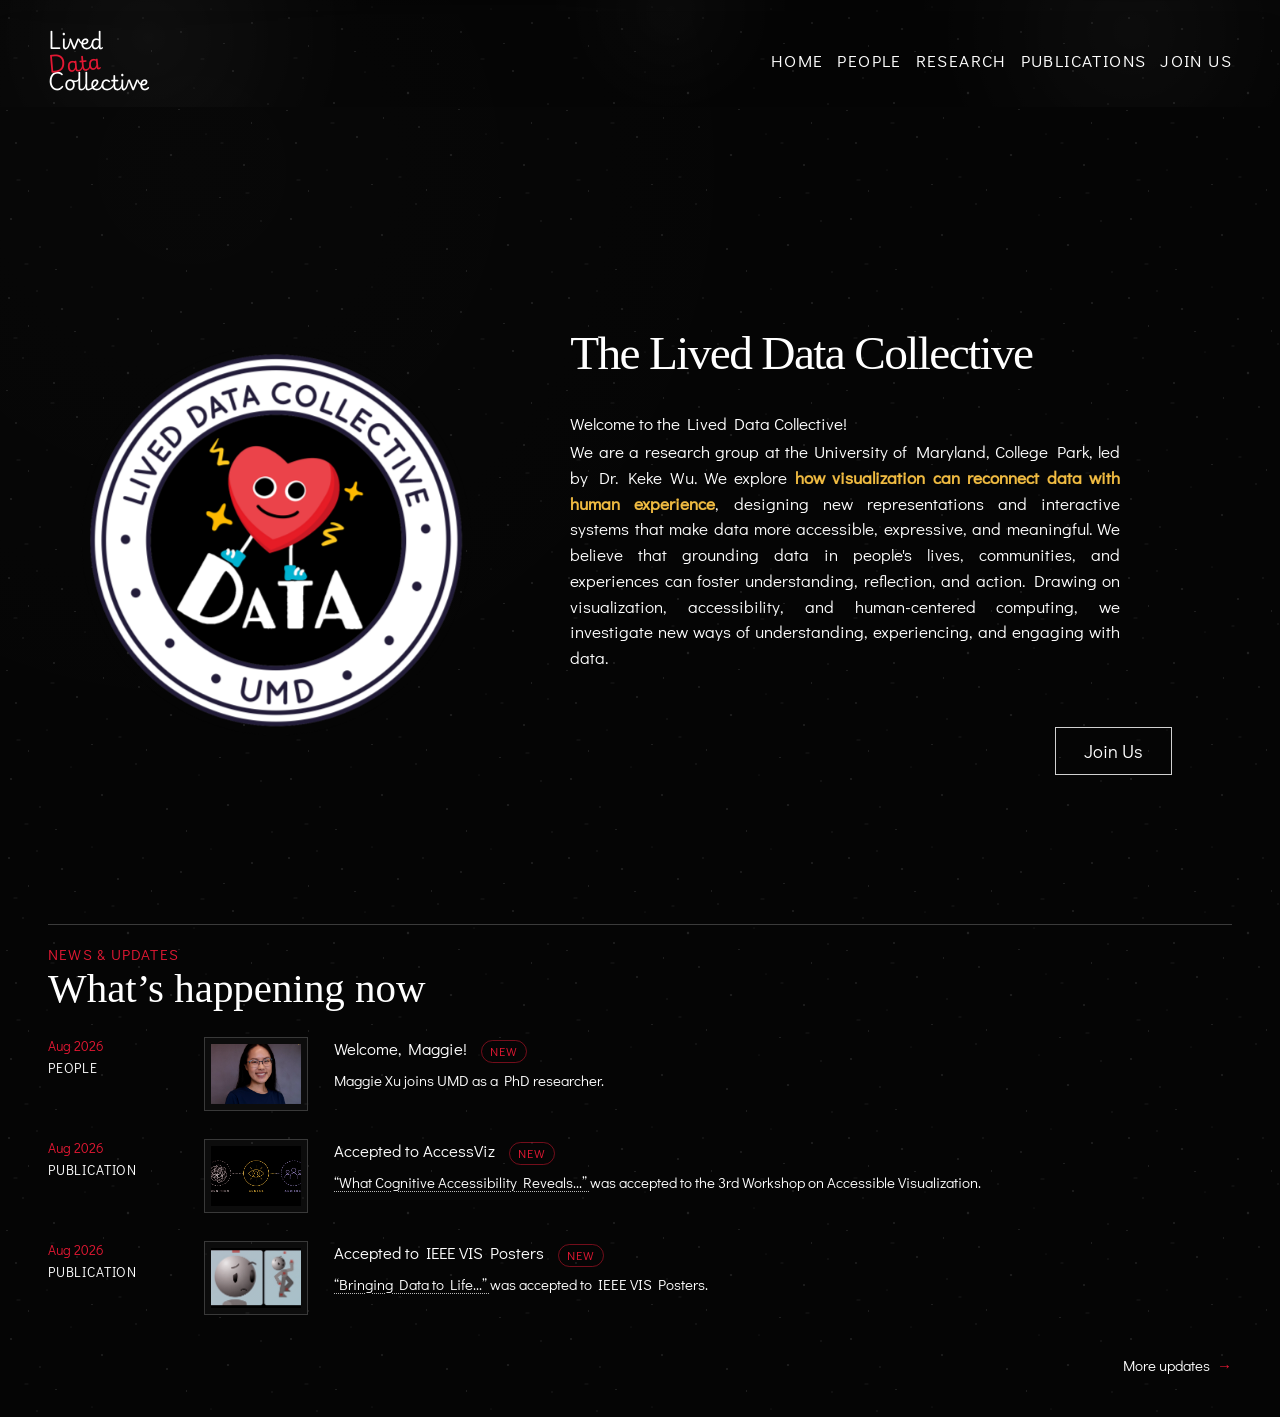
<file: index.html>
<!DOCTYPE html>
<html lang="en">
  <head>
    <meta charset="UTF-8" />
    <meta name="viewport" content="width=device-width, initial-scale=1.0" />
    <title>Lived Data Collective</title>
    <meta
      name="description"
      content="Lived Data Collective is a research group at the University of Maryland exploring how visualization can bridge data and lived experience."
    />
    <link rel="icon" type="image/png" href="ldc.png" />
    <link rel="preconnect" href="https://fonts.googleapis.com" />
    <link rel="preconnect" href="https://fonts.gstatic.com" crossorigin />
    <link
      href="https://fonts.googleapis.com/css2?family=Cardo:wght@400;700&family=Didact+Gothic&family=IM+Fell+English:ital@0;1&family=Playwrite+GB+J:wght@100..400&family=Shippori+Mincho:wght@500;600&display=swap"
      rel="stylesheet"
    />
    <link rel="stylesheet" href="styles.css" />
  </head>
  <body class="home-page">
    <div class="page-shell">
      <header class="site-header">
        <div class="brand-lockup">
          <a class="wordmark" href="index.html" aria-label="Lived Data Collective home">
            <span>Lived</span>
            <span>Data</span>
            <span>Collective</span>
          </a>
        </div>
        <nav class="site-nav" aria-label="Primary">
          <a href="index.html">Home</a>
          <a href="people.html">People</a>
          <a href="research.html">Research</a>
          <a href="publications.html">Publications</a>
          <a href="join-us.html">Join Us</a>
        </nav>
      </header>

      <main id="top">
        <section class="hero">
          <div class="hero-mark reveal" aria-hidden="true">
            <img
              class="hero-logo"
              src="ldc-seal.png"
              alt="Lived Data Collective logo"
            />
          </div>
          <div class="hero-copy hero-copy-reference reveal">
            <h1 class="hero-reveal hero-reveal-1">The Lived Data Collective</h1>
            <p class="hero-intro-line hero-reveal hero-reveal-2">Welcome to the Lived Data Collective!</p>
            <p class="hero-text hero-text-wide hero-reveal hero-reveal-3">
              We are a research group at the University of Maryland, College
              Park, led by Dr. Keke Wu. We explore
              <span class="text-highlight"
                >how visualization can reconnect data with human
                experience</span
              >, designing new representations and interactive systems that make data more accessible, expressive, and meaningful. We believe that grounding data in people's lives, communities, and experiences
              can foster understanding, reflection, and action. Drawing on visualization, accessibility,
              and human-centered computing, we investigate new
              ways of understanding, experiencing, and engaging with data.
            </p>
            <div class="hero-actions hero-actions-reference hero-reveal hero-reveal-4" id="join-us">
              <a class="button button-secondary button-outline" href="join-us.html"
                >Join Us</a
              >
            </div>
          </div>
        </section>

        <section class="news-section" aria-labelledby="news-heading">
          <div class="news-shell scroll-reveal">
            <div class="news-heading">
              <p class="news-kicker">News &amp; Updates</p>
              <h2 id="news-heading">What’s happening now</h2>
            </div>
            <div class="news-list">
              <article class="news-item scroll-reveal scroll-reveal-delay-1">
                <div class="news-meta">
                  <p class="news-date">Aug 2026</p>
                  <p class="news-type">People</p>
                </div>
                <div class="news-media">
                  <img
                    src="maggie-xu.png"
                    alt="Portrait of Maggie Xu"
                  />
                </div>
                <div class="news-copy">
                  <h3>Welcome, Maggie! <span class="news-badge">New</span></h3>
                  <p>Maggie Xu joins UMD as a PhD researcher.</p>
                </div>
              </article>
              <article class="news-item scroll-reveal scroll-reveal-delay-1">
                <div class="news-meta">
                  <p class="news-date">Aug 2026</p>
                  <p class="news-type">Publication</p>
                </div>
                <div class="news-media">
                  <img
                    src="assets/cognitive-accessibility-lenses-black.png"
                    alt="Diagram connecting cognition, access, and audience"
                  />
                </div>
                <div class="news-copy">
                  <h3>
                    Accepted to AccessViz
                    <span class="news-badge">New</span>
                  </h3>
                  <p>
                    <a
                      class="news-paper-link"
                      href="https://arxiv.org/pdf/2608.17039"
                      target="_blank"
                      rel="noreferrer"
                    >
                      “What Cognitive Accessibility Reveals...”
                    </a>
                    was accepted to the 3rd Workshop on Accessible
                    Visualization.
                  </p>
                </div>
              </article>
              <article class="news-item scroll-reveal scroll-reveal-delay-1">
                <div class="news-meta">
                  <p class="news-date">Aug 2026</p>
                  <p class="news-type">Publication</p>
                </div>
                <div class="news-media">
                  <img
                    src="assets/bringing-data-to-life-thumbnail-black-cropped.png"
                    alt="Artwork from Bringing Data to Life: Designing Data Characters for the Emotional Self"
                  />
                </div>
                <div class="news-copy">
                  <h3>
                    Accepted to IEEE VIS Posters
                    <span class="news-badge">New</span>
                  </h3>
                  <p>
                    <a
                      class="news-paper-link"
                      href="https://arxiv.org/pdf/2608.28780"
                      target="_blank"
                      rel="noreferrer"
                    >
                      “Bringing Data to Life...”
                    </a>
                    was accepted to IEEE VIS Posters.
                  </p>
                </div>
              </article>
            </div>
            <div class="news-archive-link-wrap">
              <a class="news-archive-link" href="news-archive.html">More updates</a>
            </div>
          </div>
        </section>
      </main>

    </div>

    <script src="scripts/shared.js"></script>
    <script src="scripts/home.js"></script>
  </body>
</html>
</file>
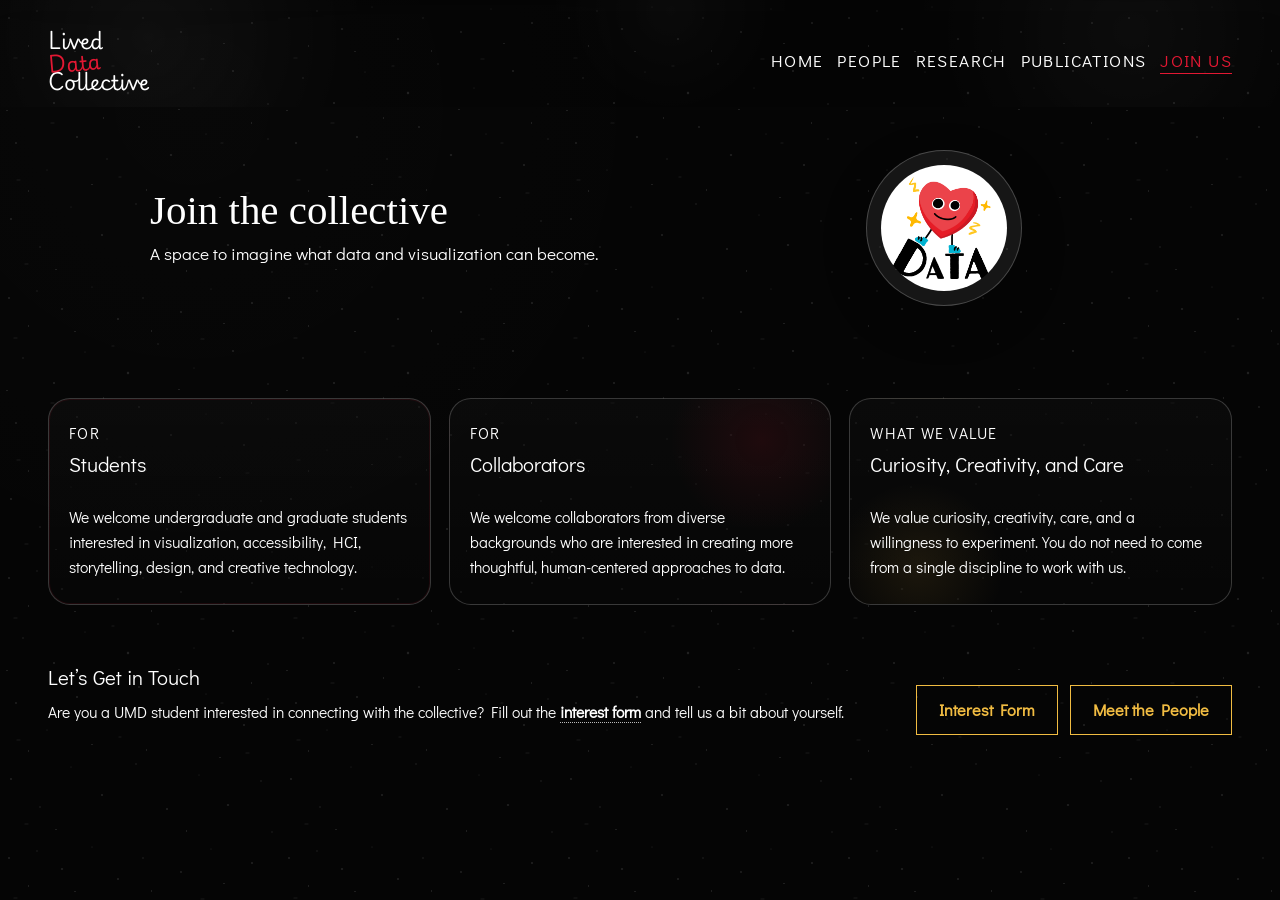
<file: join-us.html>
<!DOCTYPE html>
<html lang="en">
  <head>
    <meta charset="UTF-8" />
    <meta name="viewport" content="width=device-width, initial-scale=1.0" />
    <title>Join Us | Lived Data Collective</title>
    <meta
      name="description"
      content="Join the Lived Data Collective and explore new ways of working with data."
    />
    <link rel="icon" type="image/png" href="ldc.png" />
    <link rel="preconnect" href="https://fonts.googleapis.com" />
    <link rel="preconnect" href="https://fonts.gstatic.com" crossorigin />
    <link
      href="https://fonts.googleapis.com/css2?family=Cardo:wght@400;700&family=Didact+Gothic&family=IM+Fell+English:ital@0;1&family=Playwrite+GB+J:wght@100..400&family=Shippori+Mincho:wght@500;600&display=swap"
      rel="stylesheet"
    />
    <link rel="stylesheet" href="styles.css" />
  </head>
  <body class="join-page">
    <div class="page-shell">
      <header class="site-header">
        <div class="brand-lockup">
          <a class="wordmark" href="index.html" aria-label="Lived Data Collective home">
            <span>Lived</span>
            <span>Data</span>
            <span>Collective</span>
          </a>
        </div>
        <nav class="site-nav" aria-label="Primary">
          <a href="index.html">Home</a>
          <a href="people.html">People</a>
          <a href="research.html">Research</a>
          <a href="publications.html">Publications</a>
          <a href="join-us.html" aria-current="page">Join Us</a>
        </nav>
      </header>

      <main class="join-main">
        <section class="join-hero">
          <div class="join-hero-copy">
            <h1>Join the collective</h1>
            <p class="join-intro">
              A space to imagine what data and visualization can become.
            </p>
          </div>
          <div class="join-hero-figure" aria-hidden="true">
            <img src="ldc-character.png" alt="" />
          </div>
        </section>

        <section class="join-grid" aria-label="Ways to join">
          <article class="join-card">
            <div class="join-card-label">
              <p class="join-card-kicker">For</p>
              <h2>Students</h2>
            </div>
            <p>
              We welcome undergraduate and graduate students interested in
              visualization, accessibility, HCI, storytelling, design, and
              creative technology.
            </p>
          </article>

          <article class="join-card">
            <div class="join-card-label">
              <p class="join-card-kicker">For</p>
              <h2>Collaborators</h2>
            </div>
            <p>
              We welcome collaborators from diverse backgrounds who are
              interested in creating more thoughtful, human-centered
              approaches to data.
            </p>
          </article>

          <article class="join-card">
            <div class="join-card-label">
              <p class="join-card-kicker">What we value</p>
              <h2>Curiosity, Creativity, and Care</h2>
            </div>
            <p>
              We value curiosity, creativity, care, and a willingness to
              experiment. You do not need to come from a single discipline to
              work with us.
            </p>
          </article>
        </section>

        <section class="join-contact">
          <div class="join-contact-copy">
            <h2>Let’s Get in Touch</h2>
            <p>
              Are you a UMD student interested in connecting with the
              collective? Fill out the
              <a
                href="https://forms.gle/tWovUj6MRvvCNfUXA"
                target="_blank"
                rel="noreferrer"
                >interest form</a
              >
              and tell us a bit about yourself.
            </p>
          </div>
          <div class="join-contact-cta">
            <a
              class="button join-apply-button"
              href="https://forms.gle/tWovUj6MRvvCNfUXA"
              target="_blank"
              rel="noreferrer"
            >
              Interest Form
            </a>
            <a class="button join-apply-button" href="people.html"
              >Meet the People</a
            >
          </div>
        </section>
      </main>
    </div>

    <script src="scripts/shared.js"></script>
  </body>
</html>
</file>
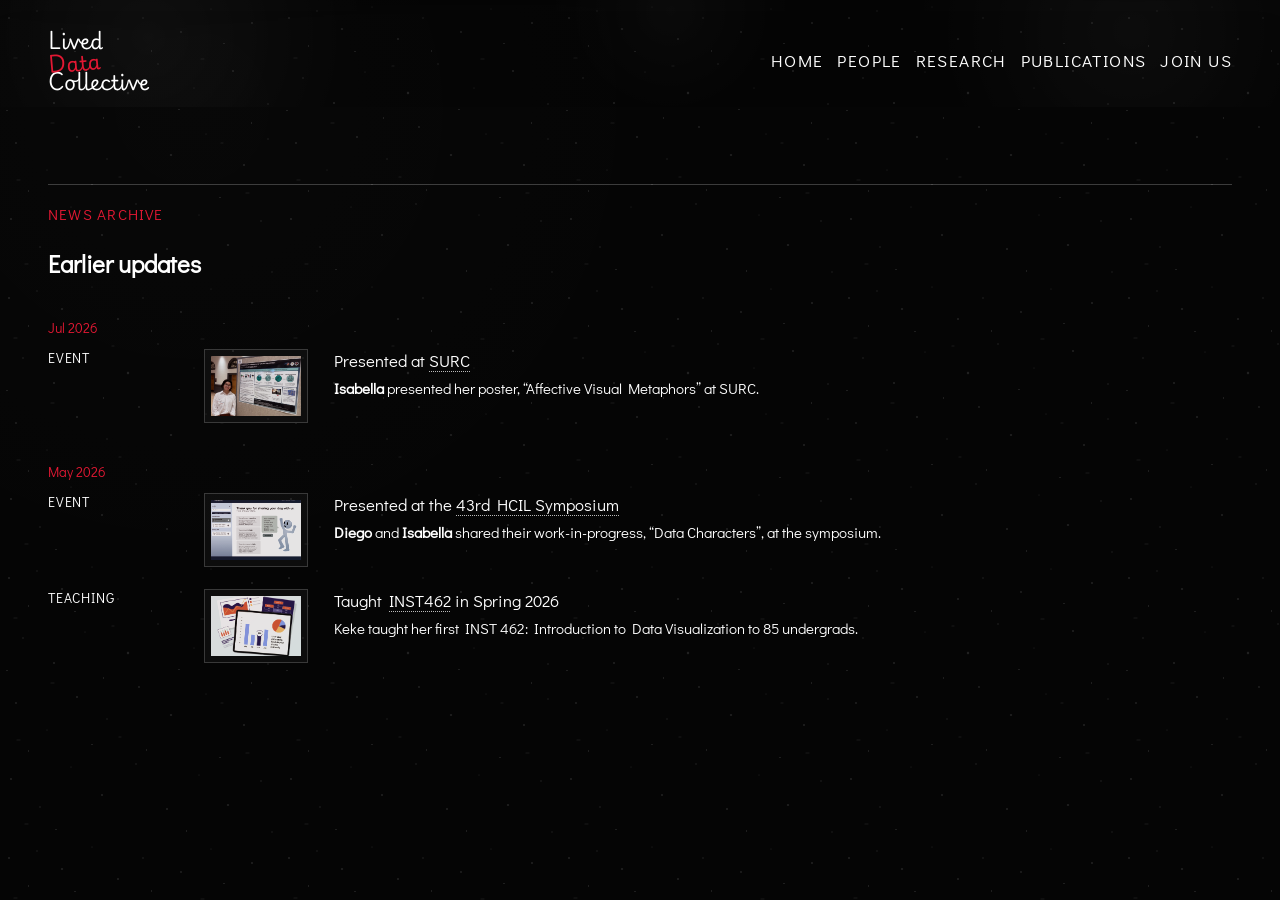
<file: news-archive.html>
<!DOCTYPE html>
<html lang="en">
  <head>
    <meta charset="UTF-8" />
    <meta name="viewport" content="width=device-width, initial-scale=1.0" />
    <title>News Archive | Lived Data Collective</title>
    <meta name="description" content="News archive for the Lived Data Collective." />
    <link rel="icon" type="image/png" href="ldc.png" />
    <link rel="preconnect" href="https://fonts.googleapis.com" />
    <link rel="preconnect" href="https://fonts.gstatic.com" crossorigin />
    <link href="https://fonts.googleapis.com/css2?family=Cardo:wght@400;700&family=Didact+Gothic&family=IM+Fell+English:ital@0;1&family=Playwrite+GB+J:wght@100..400&family=Shippori+Mincho:wght@500;600&display=swap" rel="stylesheet" />
    <link rel="stylesheet" href="styles.css" />
  </head>
  <body class="news-archive-page">
    <div class="page-shell">
      <header class="site-header">
        <div class="brand-lockup">
          <a class="wordmark" href="index.html" aria-label="Lived Data Collective home">
            <span>Lived</span><span>Data</span><span>Collective</span>
          </a>
        </div>
        <nav class="site-nav" aria-label="Primary">
          <a href="index.html">Home</a>
          <a href="people.html">People</a>
          <a href="research.html">Research</a>
          <a href="publications.html">Publications</a>
          <a href="join-us.html">Join Us</a>
        </nav>
      </header>
      <main class="news-archive-main">
        <section class="news-section" aria-labelledby="archive-heading">
          <div class="news-shell">
            <div class="news-heading">
              <p class="news-kicker">News Archive</p>
              <h1 id="archive-heading">Earlier updates</h1>
            </div>
            <section class="news-archive-period" aria-labelledby="archive-july-2026">
              <p id="archive-july-2026" class="news-archive-date">Jul 2026</p>
              <article class="news-item">
                <div class="news-meta"><p class="news-type">Event</p></div>
                <div class="news-media"><img src="isabella-surc-2026.jpg" alt="Isabella presenting her poster at SURC 2026" /></div>
                <div class="news-copy">
                  <h3>Presented at <a href="https://our.umd.edu/surc" target="_blank" rel="noreferrer">SURC</a></h3>
                  <p><span class="news-name">Isabella</span> presented her poster, “Affective Visual Metaphors” at SURC.</p>
                </div>
              </article>
            </section>
            <section class="news-archive-period" aria-labelledby="archive-may-2026">
              <p id="archive-may-2026" class="news-archive-date">May 2026</p>
              <article class="news-item">
                <div class="news-meta"><p class="news-type">Event</p></div>
                <div class="news-media"><img src="data-character.png" alt="Data Characters project interface and character" /></div>
                <div class="news-copy">
                  <h3>Presented at the <a href="https://hcil.umd.edu/hcil-symposium-2026/" target="_blank" rel="noreferrer">43rd HCIL Symposium</a></h3>
                  <p><span class="news-name">Diego</span> and <span class="news-name">Isabella</span> shared their work-in-progress, “Data Characters”, at the symposium.</p>
                </div>
              </article>
              <article class="news-item">
                <div class="news-meta"><p class="news-type">Teaching</p></div>
                <div class="news-media"><img src="inst462.gif" alt="Animated data visualization graphic for INST 462" /></div>
                <div class="news-copy">
                  <h3>Taught <a href="https://keke728.github.io/INST462/" target="_blank" rel="noreferrer">INST462</a> in Spring 2026</h3>
                  <p>Keke taught her first INST 462: Introduction to Data Visualization to 85 undergrads.</p>
                </div>
              </article>
            </section>
          </div>
        </section>
      </main>
    </div>
    <script src="scripts/shared.js"></script>
  </body>
</html>
</file>
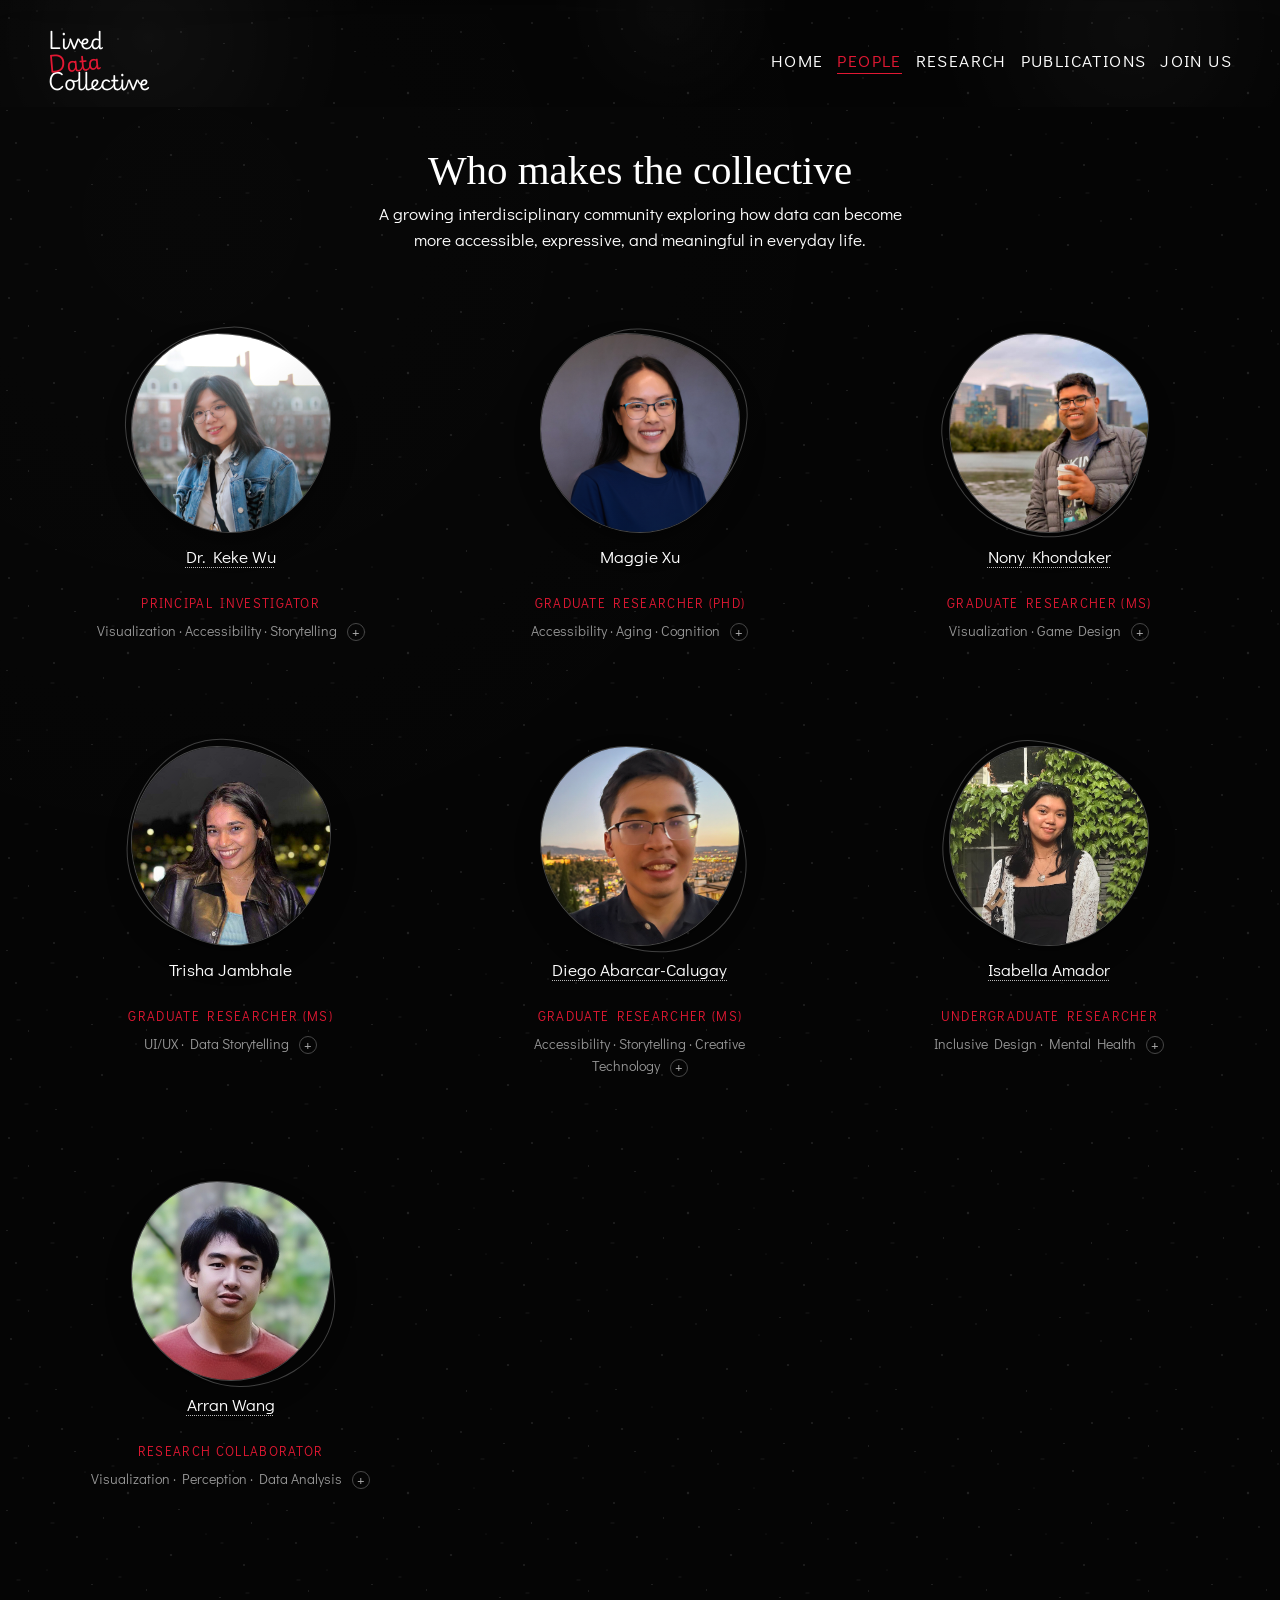
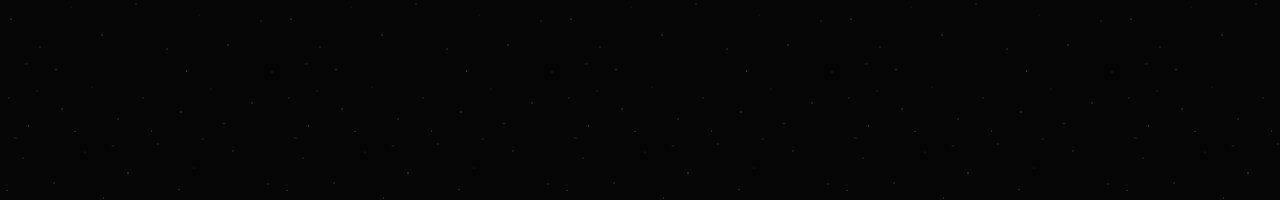
<file: people.html>
<!DOCTYPE html>
<html lang="en">
  <head>
    <meta charset="UTF-8" />
    <meta name="viewport" content="width=device-width, initial-scale=1.0" />
    <title>People | Lived Data Collective</title>
    <meta
      name="description"
      content="Meet the people of the Lived Data Collective."
    />
    <link rel="icon" type="image/png" href="ldc.png" />
    <link rel="preconnect" href="https://fonts.googleapis.com" />
    <link rel="preconnect" href="https://fonts.gstatic.com" crossorigin />
    <link
      href="https://fonts.googleapis.com/css2?family=Cardo:wght@400;700&family=Didact+Gothic&family=IM+Fell+English:ital@0;1&family=Playwrite+GB+J:wght@100..400&family=Shippori+Mincho:wght@500;600&display=swap"
      rel="stylesheet"
    />
    <link rel="stylesheet" href="styles.css" />
  </head>
  <body class="people-page">
    <div class="page-shell">
      <header class="site-header">
        <div class="brand-lockup">
          <a class="wordmark" href="index.html" aria-label="Lived Data Collective home">
            <span>Lived</span>
            <span>Data</span>
            <span>Collective</span>
          </a>
        </div>
        <nav class="site-nav" aria-label="Primary">
          <a href="index.html">Home</a>
          <a href="people.html" aria-current="page">People</a>
          <a href="research.html">Research</a>
          <a href="publications.html">Publications</a>
          <a href="join-us.html">Join Us</a>
        </nav>
      </header>

      <main class="people-main">
        <section class="people-hero">
          <h1>Who makes the collective</h1>
          <p class="people-intro">
            A growing interdisciplinary community exploring how data can
            become
            <span class="people-intro-nowrap"
              >more accessible, expressive, and meaningful in everyday life.</span
            >
          </p>
        </section>

        <section class="people-directory" aria-label="People directory">
          <article class="person-tile person-tile-bio-right">
            <a
              class="person-portrait person-portrait-keke person-portrait-swap"
              href="https://kekewu.me"
              target="_blank"
              rel="noreferrer"
              aria-label="Visit Dr. Keke Wu's website"
            >
              <img
                src="keke-wu.jpg"
                alt="Portrait of Dr. Keke Wu"
                class="person-portrait-image person-portrait-image-base"
              />
              <img
                src="keke-wu-hover.jpg"
                alt=""
                aria-hidden="true"
                class="person-portrait-image person-portrait-image-hover"
              />
            </a>
            <div class="person-tile-copy has-bio">
              <h2>
                <a href="https://kekewu.me" target="_blank" rel="noreferrer"
                  >Dr. Keke Wu</a
                >
              </h2>
              <p class="person-role">Principal Investigator</p>
              <div class="person-keyword-row">
                <p class="person-keywords">Visualization &middot; Accessibility &middot; Storytelling</p>
                <button class="person-bio-trigger" type="button" aria-expanded="false" aria-controls="keke-bio" aria-label="Show more about Dr. Keke Wu">+</button>
              </div>
              <div class="person-bio-row">
                <div class="person-bio-details" id="keke-bio" role="tooltip">
                  <p>
                    Keke is an Assistant Professor and director of the
                    collective. Her research explores how visualization can
                    broaden the ways people understand, experience, and make
                    meaning from data, with a focus on cognitive
                    accessibility, storytelling, and creative technology. 
                    Her work draws on community-engaged and arts-informed approaches.
                  </p>
                </div>
              </div>
            </div>
          </article>

          <article class="person-tile person-tile-maggie person-tile-bio-down">
            <div class="person-portrait person-portrait-maggie person-portrait-swap">
              <img
                src="maggie-xu.png"
                alt="Portrait of Maggie Xu"
                class="person-portrait-image person-portrait-image-base"
              />
              <img
                src="maggie-xu-hover.jpg"
                alt=""
                aria-hidden="true"
                class="person-portrait-image person-portrait-image-hover"
              />
            </div>
            <div class="person-tile-copy has-bio">
              <h2>Maggie Xu</h2>
              <p class="person-role">Graduate Researcher (PhD)</p>
              <div class="person-keyword-row">
                <p class="person-keywords">Accessibility &middot; Aging &middot; Cognition</p>
                <button class="person-bio-trigger" type="button" aria-expanded="false" aria-controls="maggie-bio" aria-label="Show more about Maggie Xu">+</button>
              </div>
              <div class="person-bio-row">
                <div class="person-bio-details" id="maggie-bio" role="tooltip">
                  <p>
                    <span class="person-bio-affiliation">Collaborating with Dr. Amanda Lazar.</span>
                    Maggie is an Info Science PhD student with a background in
                    psychology and product design. She is interested in
                    accessibility, particularly in working alongside older
                    adults and people with intellectual or developmental
                    disabilities to inform more supportive design for people
                    with different learning and processing needs.
                  </p>
                </div>
              </div>
            </div>
          </article>

          <article class="person-tile person-tile-bio-down">
            <a
              class="person-portrait person-portrait-nony person-portrait-swap"
              href="http://nony.design/"
              target="_blank"
              rel="noreferrer"
              aria-label="Visit Nony Khondaker's portfolio"
            >
              <img
                src="nony-default.jpg"
                alt="Portrait of Nony Khondaker"
                class="person-portrait-image person-portrait-image-base"
              />
              <img
                src="nony-hover.jpg"
                alt=""
                aria-hidden="true"
                class="person-portrait-image person-portrait-image-hover"
              />
            </a>
            <div class="person-tile-copy has-bio">
              <h2>
                <a
                  href="http://nony.design/"
                  target="_blank"
                  rel="noreferrer"
                  >Nony Khondaker</a
                >
              </h2>
              <p class="person-role">Graduate Researcher (MS)</p>
              <div class="person-keyword-row">
                <p class="person-keywords">Visualization &middot; Game Design</p>
                <button class="person-bio-trigger" type="button" aria-expanded="false" aria-controls="nony-bio" aria-label="Show more about Nony Hossain">+</button>
              </div>
              <div class="person-bio-row">
                <div class="person-bio-details" id="nony-bio" role="tooltip">
                  <p>
                    Nony is an international graduate student from Bangladesh
                    currently studying HCI at UMD. He has 4+ years of
                    experience in UX/UI and 10+ years in visual design. His
                    research interests include data visualization,
                    accessibility and game design.
                  </p>
                </div>
              </div>
            </div>
          </article>

          <article class="person-tile person-tile-trisha person-tile-bio-down">
            <div class="person-portrait person-portrait-trisha person-portrait-swap" aria-hidden="true">
              <img
                src="trisha-jambhale.jpg"
                alt="Portrait of Trisha Jambhale"
                class="person-portrait-image person-portrait-image-base"
              />
              <img
                src="trisha-jambhale-hover.jpg"
                alt=""
                aria-hidden="true"
                class="person-portrait-image person-portrait-image-hover"
              />
            </div>
            <div class="person-tile-copy has-bio">
              <h2>Trisha Jambhale</h2>
              <p class="person-role">Graduate Researcher (MS)</p>
              <div class="person-keyword-row">
                <p class="person-keywords">UI/UX &middot; Data Storytelling</p>
                <button class="person-bio-trigger" type="button" aria-expanded="false" aria-controls="trisha-bio" aria-label="Show more about Trisha Jambhale">+</button>
              </div>
              <div class="person-bio-row">
                <div class="person-bio-details" id="trisha-bio" role="tooltip">
                  <p>
                    Trisha is an HCIM student from India at UMD. Her UI/UX
                    design background shapes how she approaches research, and
                    she is currently contributing to the Data Storytelling
                    project in the Lived Data Collective. Her broader
                    interests lie at the intersection of AI and user
                    behaviour.
                  </p>
                </div>
              </div>
            </div>
          </article>

          <article class="person-tile person-tile-bio-left">
            <a
              class="person-portrait person-portrait-diego person-portrait-swap"
              href="https://diegoacportfolio.weebly.com/"
              target="_blank"
              rel="noreferrer"
              aria-label="Visit Diego Abarcar-Calugay's website"
            >
              <img
                src="diego-default.png"
                alt="Portrait of Diego Abarcar-Calugay"
                class="person-portrait-image person-portrait-image-base"
              />
              <img
                src="diego-hover.png"
                alt=""
                aria-hidden="true"
                class="person-portrait-image person-portrait-image-hover"
              />
            </a>
            <div class="person-tile-copy has-bio">
              <h2>
                <a
                  href="https://diegoacportfolio.weebly.com/"
                  target="_blank"
                  rel="noreferrer"
                  >Diego Abarcar-Calugay</a
                >
              </h2>
              <p class="person-role">Graduate Researcher (MS)</p>
              <div class="person-keyword-row">
                <p class="person-keywords">Accessibility &middot; Storytelling &middot; Creative Technology</p>
                <button class="person-bio-trigger" type="button" aria-expanded="false" aria-controls="diego-bio" aria-label="Show more about Diego Abarcar-Calugay">+</button>
              </div>
              <div class="person-bio-row">
                <div class="person-bio-details" id="diego-bio" role="tooltip">
                  <p>
                    Diego is a Computer Science major interested in exploring
                    the intersection between technology, design, and
                    storytelling. He is passionate about investigating how
                    this intersection can be used to promote accessibility and
                    good mental health.
                  </p>
                </div>
              </div>
            </div>
          </article>

          <article class="person-tile">
            <a
              class="person-portrait person-portrait-isabella person-portrait-swap"
              href="https://iamador.figma.site/"
              target="_blank"
              rel="noreferrer"
              aria-label="Visit Isabella Amador's portfolio"
            >
              <img
                src="isabella-amador.png"
                alt="Portrait of Isabella Amador"
                class="person-portrait-image person-portrait-image-base"
              />
              <img
                src="isabella-amador-hover.jpg"
                alt=""
                aria-hidden="true"
                class="person-portrait-image person-portrait-image-hover"
              />
            </a>
            <div class="person-tile-copy has-bio">
              <h2>
                <a
                  href="https://iamador.figma.site/"
                  target="_blank"
                  rel="noreferrer"
                  >Isabella Amador</a
                >
              </h2>
              <p class="person-role">Undergraduate Researcher</p>
              <div class="person-keyword-row">
                <p class="person-keywords">Inclusive Design &middot; Mental Health</p>
                <button class="person-bio-trigger" type="button" aria-expanded="false" aria-controls="isabella-bio" aria-label="Show more about Isabella Amador">+</button>
              </div>
              <div class="person-bio-row">
                <div class="person-bio-details" id="isabella-bio" role="tooltip">
                  <p>
                    Isabella is an Information Design and Psychology double
                    major with interests in UI, UX, inclusive design, and
                    digital accessibility. She is interested in investigating
                    the ways technology can increase access to mental health
                    services and improve psychological well-being.
                  </p>
                </div>
              </div>
            </div>
          </article>

          <article class="person-tile person-tile-bio-right">
            <a
              class="person-portrait person-portrait-arran"
              href="https://arranzeyuwang.github.io/"
              target="_blank"
              rel="noreferrer"
              aria-label="Visit Arran Wang's website"
            >
              <img
                src="arran-wang.png"
                alt="Portrait of Arran Wang"
                class="person-portrait-image person-portrait-image-base"
              />
            </a>
            <div class="person-tile-copy has-bio">
              <h2>
                <a
                  href="https://arranzeyuwang.github.io/"
                  target="_blank"
                  rel="noreferrer"
                  >Arran Wang</a
                >
              </h2>
              <p class="person-role">Research Collaborator</p>
              <div class="person-keyword-row">
                <p class="person-keywords">Visualization &middot; Perception &middot; Data Analysis</p>
                <button class="person-bio-trigger" type="button" aria-expanded="false" aria-controls="arran-bio" aria-label="Show more about Arran Wang">+</button>
              </div>
              <div class="person-bio-row">
                <div class="person-bio-details" id="arran-bio" role="tooltip">
                  <p>
                    Arran is a Ph.D. student in Computer Science at UNC Chapel
                    Hill. He studies how people understand data in order to
                    build accessible, intelligent and empirically grounded
                    tools for exploratory analysis and decision-making.
                  </p>
                </div>
              </div>
            </div>
          </article>

        </section>
      </main>
    </div>

    <script src="scripts/shared.js"></script>
    <script src="scripts/people.js"></script>
  </body>
</html>
</file>
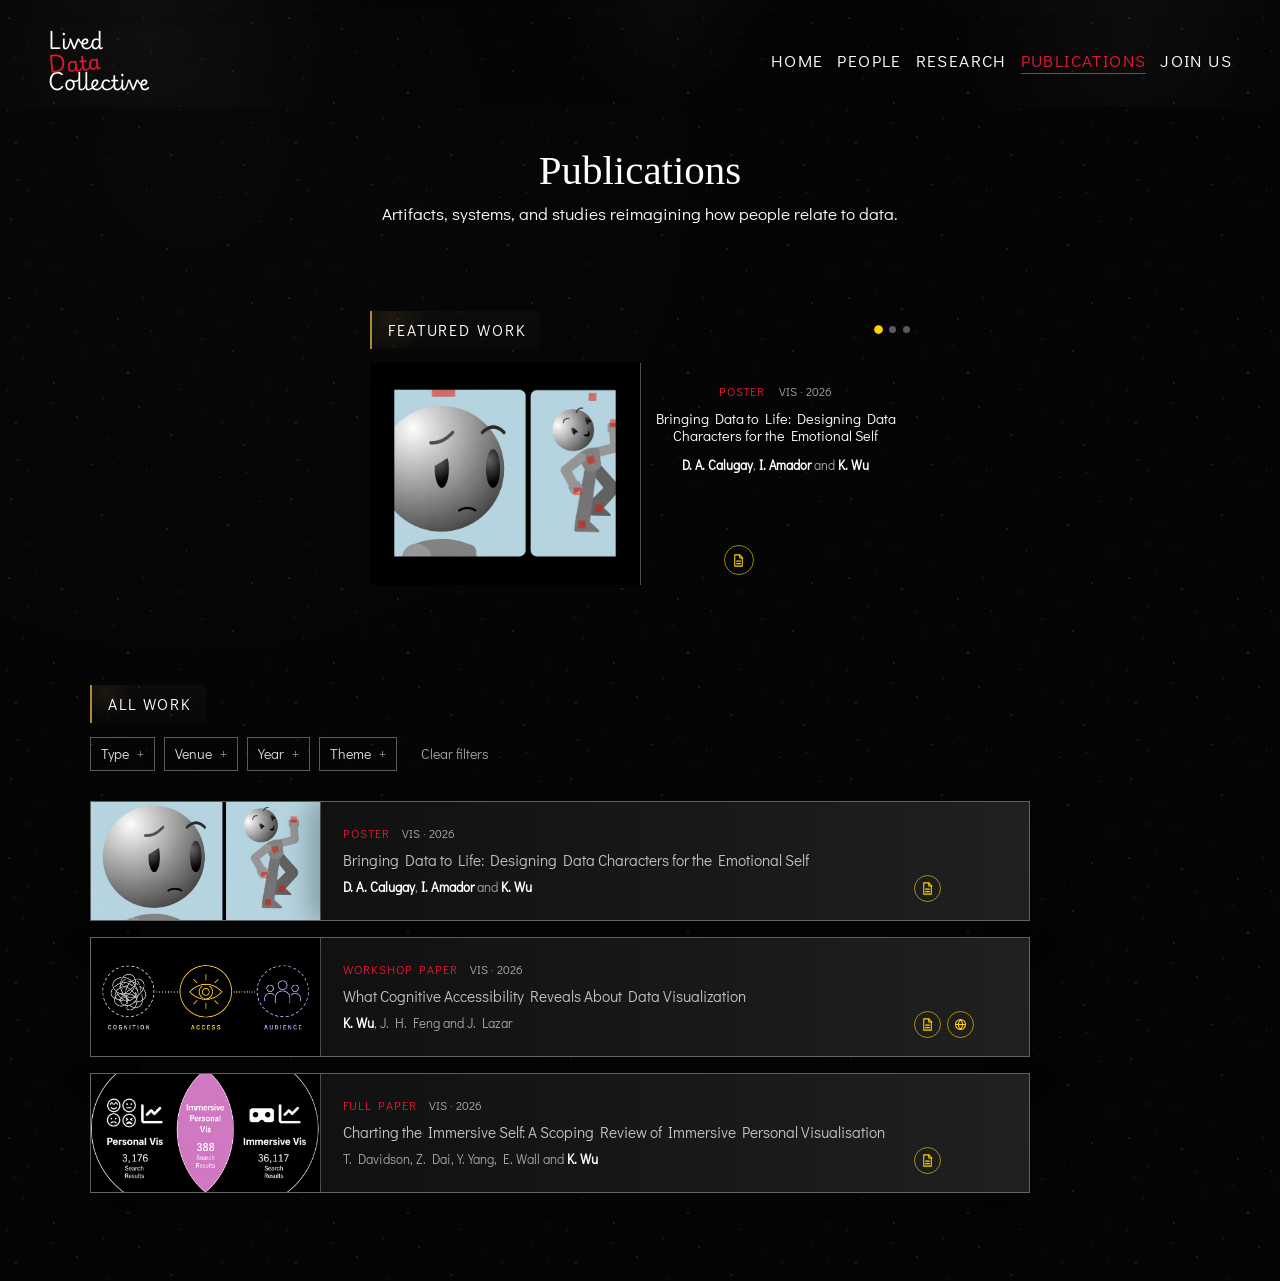
<file: publications.html>
<!DOCTYPE html>
<html lang="en">
  <head>
    <meta charset="UTF-8" />
    <meta name="viewport" content="width=device-width, initial-scale=1.0" />
    <title>Publications | Lived Data Collective</title>
    <meta
      name="description"
      content="Publications and scholarly work from the Lived Data Collective."
    />
    <link rel="icon" type="image/png" href="ldc.png" />
    <link rel="preconnect" href="https://fonts.googleapis.com" />
    <link rel="preconnect" href="https://fonts.gstatic.com" crossorigin />
    <link
      href="https://fonts.googleapis.com/css2?family=Cardo:wght@400;700&family=Didact+Gothic&family=IM+Fell+English:ital@0;1&family=Playwrite+GB+J:wght@100..400&family=Shippori+Mincho:wght@500;600&display=swap"
      rel="stylesheet"
    />
    <link rel="stylesheet" href="styles.css" />
  </head>
  <body class="publications-page">
    <div class="page-shell">
      <header class="site-header">
        <div class="brand-lockup">
          <a class="wordmark" href="index.html" aria-label="Lived Data Collective home">
            <span>Lived</span>
            <span>Data</span>
            <span>Collective</span>
          </a>
        </div>
        <nav class="site-nav" aria-label="Primary">
          <a href="index.html">Home</a>
          <a href="people.html">People</a>
          <a href="research.html">Research</a>
          <a href="publications.html" aria-current="page">Publications</a>
          <a href="join-us.html">Join Us</a>
        </nav>
      </header>

      <main class="publications-main">
        <section class="publications-hero" aria-labelledby="publications-heading">
          <h1 id="publications-heading">Publications</h1>
          <p class="publications-intro">
            Artifacts, systems, and studies reimagining how people relate to data.
          </p>
        </section>

        <section class="publication-archive" aria-label="Publications archive">
          <section class="publication-feature" aria-labelledby="featured-work-heading">
            <div class="publication-feature-heading-row">
              <h2 id="featured-work-heading" class="publication-section-heading">Featured Work</h2>
              <div class="publication-feature-controls">
                <button class="publication-carousel-dot" type="button" aria-label="Show featured work 1"></button>
                <button class="publication-carousel-dot" type="button" aria-label="Show featured work 2"></button>
                <button class="publication-carousel-dot" type="button" aria-label="Show featured work 3"></button>
                <p id="featured-position" class="publication-feature-position sr-only" aria-live="polite"></p>
              </div>
            </div>
            <div id="featured-publication"></div>
          </section>

          <section class="publication-collection" aria-labelledby="all-work-heading">
            <h2 id="all-work-heading" class="publication-section-heading">All Work</h2>
            <div id="publication-filters" class="publication-filter-bar" aria-label="Filter publications">
              <div class="publication-filter-control" data-field="type">
                <button id="filter-type" class="publication-filter-trigger" type="button" aria-expanded="false" aria-controls="filter-type-menu">Type</button>
                <div id="filter-type-menu" class="publication-filter-menu" role="group" aria-labelledby="filter-type"></div>
              </div>
              <div class="publication-filter-control" data-field="venue">
                <button id="filter-venue" class="publication-filter-trigger" type="button" aria-expanded="false" aria-controls="filter-venue-menu">Venue</button>
                <div id="filter-venue-menu" class="publication-filter-menu" role="group" aria-labelledby="filter-venue"></div>
              </div>
              <div class="publication-filter-control" data-field="year">
                <button id="filter-year" class="publication-filter-trigger" type="button" aria-expanded="false" aria-controls="filter-year-menu">Year</button>
                <div id="filter-year-menu" class="publication-filter-menu" role="group" aria-labelledby="filter-year"></div>
              </div>
              <div class="publication-filter-control" data-field="theme">
                <button id="filter-theme" class="publication-filter-trigger" type="button" aria-expanded="false" aria-controls="filter-theme-menu">Theme</button>
                <div id="filter-theme-menu" class="publication-filter-menu" role="group" aria-labelledby="filter-theme"></div>
              </div>
              <button id="publication-filter-reset" class="publication-filter-reset" type="button">Clear filters</button>
            </div>
            <div id="publication-grid" class="publication-grid" aria-label="Accepted publications"></div>
          </section>
        </section>
      </main>
    </div>

    <script src="scripts/shared.js"></script>
    <script src="scripts/publications-data.js"></script>
    <script src="scripts/publications.js"></script>
  </body>
</html>
</file>
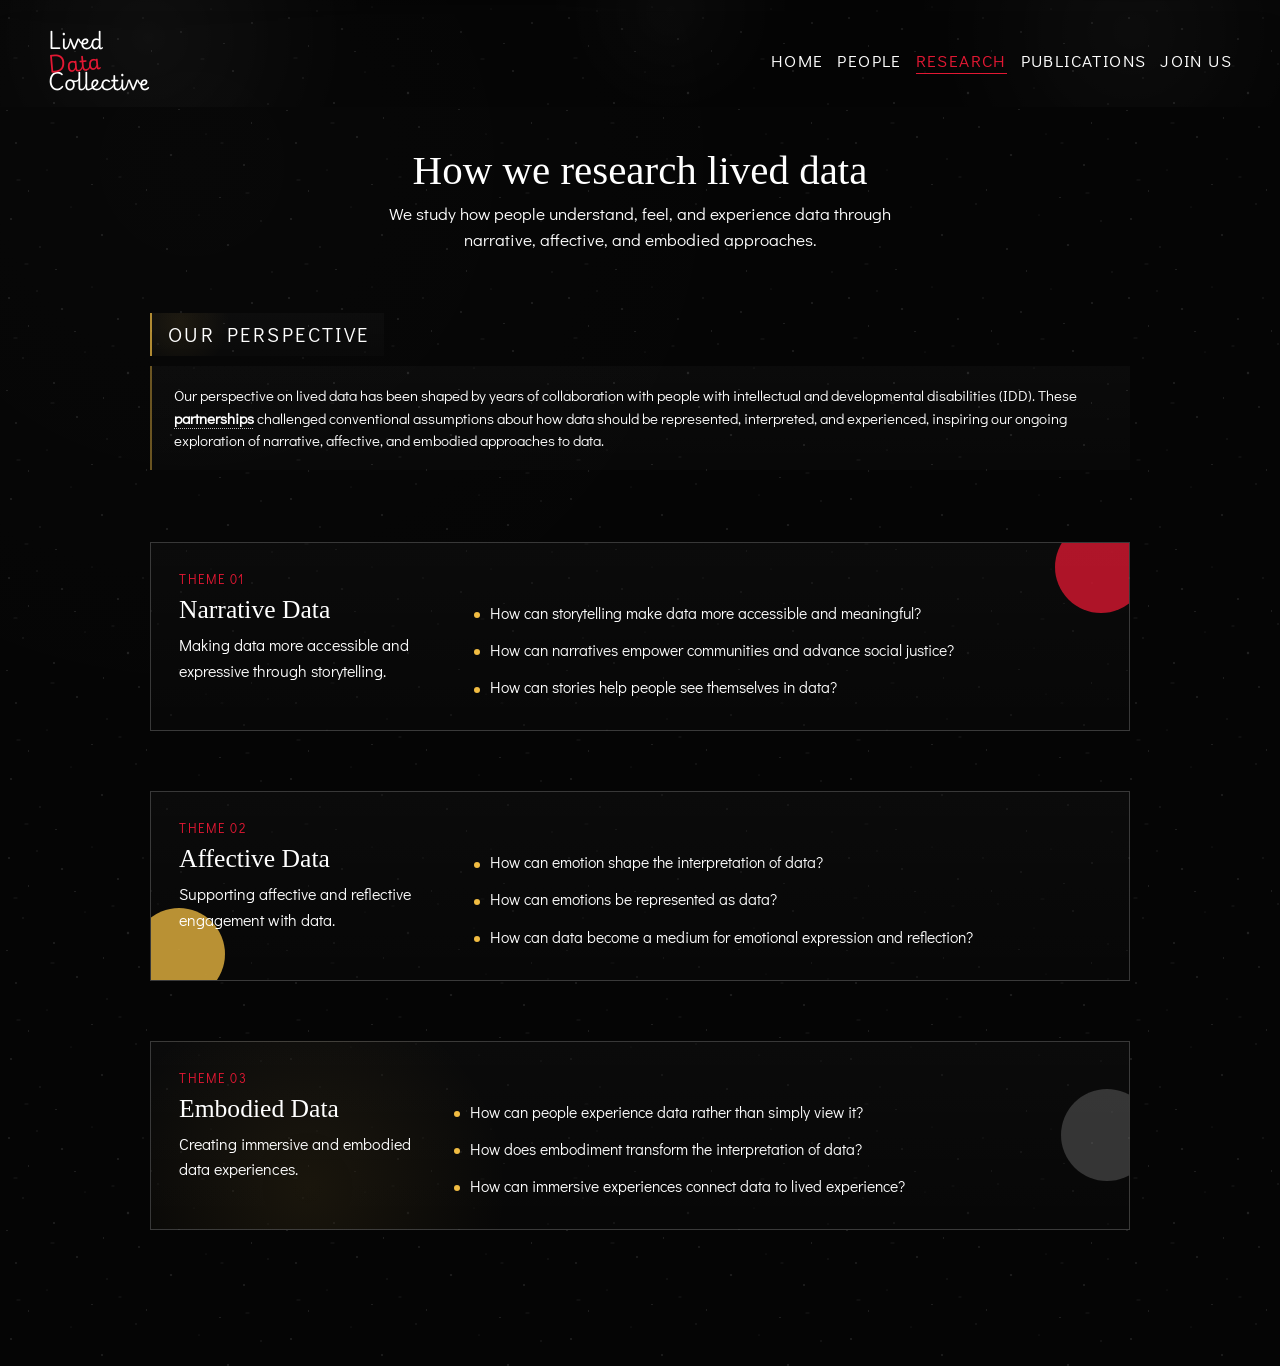
<file: research.html>
<!DOCTYPE html>
<html lang="en">
  <head>
    <meta charset="UTF-8" />
    <meta name="viewport" content="width=device-width, initial-scale=1.0" />
    <title>Research | Lived Data Collective</title>
    <meta
      name="description"
      content="Research directions of the Lived Data Collective, spanning narrative, affective, and embodied approaches to data."
    />
    <link rel="icon" type="image/png" href="ldc.png" />
    <link rel="preconnect" href="https://fonts.googleapis.com" />
    <link rel="preconnect" href="https://fonts.gstatic.com" crossorigin />
    <link
      href="https://fonts.googleapis.com/css2?family=Cardo:wght@400;700&family=Didact+Gothic&family=IM+Fell+English:ital@0;1&family=Playwrite+GB+J:wght@100..400&family=Shippori+Mincho:wght@500;600&display=swap"
      rel="stylesheet"
    />
    <link rel="stylesheet" href="styles.css" />
  </head>
  <body class="research-page">
    <div class="page-shell">
      <header class="site-header">
        <div class="brand-lockup">
          <a
            class="wordmark"
            href="index.html"
            aria-label="Lived Data Collective home"
          >
            <span>Lived</span>
            <span>Data</span>
            <span>Collective</span>
          </a>
        </div>
        <nav class="site-nav" aria-label="Primary">
          <a href="index.html">Home</a>
          <a href="people.html">People</a>
          <a href="research.html" aria-current="page">Research</a>
          <a href="publications.html">Publications</a>
          <a href="join-us.html">Join Us</a>
        </nav>
      </header>

      <main class="research-main">
        <section class="research-hero">
          <h1>How we research lived data</h1>
          <p class="research-intro">
            We study how people understand, feel, and experience data through
            <span class="research-intro-nowrap"
              >narrative, affective, and embodied approaches.</span
            >
          </p>
        </section>

        <section class="research-browser">
          <section class="research-perspective" aria-labelledby="research-perspective-heading">
            <button
              class="research-perspective-trigger"
              type="button"
              aria-expanded="true"
              aria-controls="research-perspective-copy"
            >
              <h2 id="research-perspective-heading">Our Perspective</h2>
            </button>
            <div class="research-perspective-panel" id="research-perspective-copy">
              <p>
                Our perspective on lived data has been shaped by years of
                collaboration with people with intellectual and developmental
                disabilities (IDD). These
                <a
                  href="https://www.kekewu.me/accessibility"
                  target="_blank"
                  rel="noreferrer"
                  >partnerships</a
                >
                challenged conventional assumptions about how data should be
                represented, interpreted, and experienced, inspiring our
                ongoing exploration of narrative, affective, and embodied
                approaches to data.
              </p>
            </div>
          </section>

          <section class="research-themes" aria-label="Research themes">
            <article class="research-theme-card">
              <div class="research-tab-intro">
                <p class="research-card-kicker">Theme 01</p>
                <h3>Narrative Data</h3>
                <p>Making data more accessible and expressive through storytelling.</p>
              </div>
              <div class="research-question-list">
                <p>How can storytelling make data more accessible and meaningful?</p>
                <p>How can narratives empower communities and advance social justice?</p>
                <p>How can stories help people see themselves in data?</p>
              </div>
            </article>

            <article class="research-theme-card">
              <div class="research-tab-intro">
                <p class="research-card-kicker">Theme 02</p>
                <h3>Affective Data</h3>
                <p>Supporting affective and reflective engagement with data.</p>
              </div>
              <div class="research-question-list">
                <p>How can emotion shape the interpretation of data?</p>
                <p>How can emotions be represented as data?</p>
                <p>How can data become a medium for emotional expression and reflection?</p>
              </div>
            </article>

            <article class="research-theme-card">
              <div class="research-tab-intro">
                <p class="research-card-kicker">Theme 03</p>
                <h3>Embodied Data</h3>
                <p>Creating immersive and embodied data experiences.</p>
              </div>
              <div class="research-question-list">
                <p>How can people experience data rather than simply view it?</p>
                <p>How does embodiment transform the interpretation of data?</p>
                <p>How can immersive experiences connect data to lived experience?</p>
              </div>
            </article>
          </section>
        </section>

      </main>
    </div>

    <script src="scripts/shared.js"></script>
    <script src="scripts/research.js"></script>
  </body>
</html>
</file>
<file: styles.css>
/* --------------------------------------------------------------------------
   Shared foundations: tokens, typography, header, navigation, and motion.
   Page-specific sections follow in the order they appear in the site.
   -------------------------------------------------------------------------- */

:root {
  --bg: #050505;
  --paper: #050505;
  --ink: #ffffff;
  --muted: rgba(255, 255, 255, 0.76);
  --line: rgba(255, 255, 255, 0.1);
  --accent: #e21833;
  --shadow: 0 10px 24px rgba(0, 0, 0, 0.2);
  --radius: 22px;
}

*,
*::before,
*::after {
  box-sizing: border-box;
}

img {
  -webkit-user-drag: none;
  user-select: none;
}

html {
  scroll-behavior: smooth;
}

body {
  margin: 0;
  min-height: 100vh;
  color: var(--ink);
  font-family: "Didact Gothic", "Avenir Next", "Segoe UI", sans-serif;
  background: var(--bg);
  overflow-x: hidden;
}

a {
  color: inherit;
  text-decoration: none;
}

.page-shell {
  position: relative;
  width: 100%;
  min-height: 100vh;
  margin: 0;
  background-color: var(--bg);
  background-image:
    radial-gradient(circle at 15% 12%, rgba(255, 255, 255, 0.012), transparent 38%),
    url("assets/print-grain.svg");
  background-repeat: no-repeat, repeat;
  background-size: 100% 100%, 280px 280px;
  overflow-x: hidden;
}

.page-shell::before {
  content: none;
}

.site-header,
.site-footer,
.section,
.hero {
  position: relative;
  z-index: 1;
}

.site-header {
  position: fixed;
  top: 0;
  left: 0;
  right: 0;
  z-index: 20;
  display: flex;
  flex-direction: row;
  justify-content: space-between;
  align-items: center;
  gap: 24px;
  padding: 30px clamp(20px, 4vw, 48px) 0;
  padding-bottom: 16px;
  overflow: hidden;
  background: linear-gradient(
    180deg,
    rgba(0, 0, 0, 0.18) 0%,
    rgba(0, 0, 0, 0.07) 38%,
    rgba(0, 0, 0, 0.015) 72%,
    rgba(0, 0, 0, 0) 100%
  );
  transition:
    background 220ms ease,
    backdrop-filter 220ms ease,
    box-shadow 220ms ease,
    border-color 220ms ease;
  border-bottom: none;
  backdrop-filter: blur(0px);
}

.site-header::before {
  content: "";
  position: absolute;
  inset: -40% -10% auto;
  height: 180%;
  pointer-events: none;
  background:
    radial-gradient(circle at 18% 42%, rgba(255, 255, 255, 0.08), transparent 18%),
    radial-gradient(circle at 52% 28%, rgba(255, 255, 255, 0.05), transparent 16%),
    radial-gradient(circle at 82% 38%, rgba(255, 255, 255, 0.07), transparent 18%);
  opacity: 0.55;
  transform: translateX(0);
  animation: headerRipple 14s linear infinite;
  z-index: 0;
}

.site-header::after {
  content: "";
  position: absolute;
  left: 0;
  right: 0;
  bottom: -10px;
  height: 76px;
  pointer-events: none;
  background: linear-gradient(
    180deg,
    rgba(0, 0, 0, 0.06) 0%,
    rgba(0, 0, 0, 0.025) 34%,
    rgba(0, 0, 0, 0) 100%
  );
  filter: blur(18px);
  z-index: 0;
}

body.is-scrolled .site-header::before {
  opacity: 0.34;
}

body.is-scrolled .site-header {
  background: linear-gradient(
    180deg,
    rgba(0, 0, 0, 0.3) 0%,
    rgba(0, 0, 0, 0.13) 54%,
    rgba(0, 0, 0, 0.015) 84%,
    rgba(0, 0, 0, 0) 100%
  );
  backdrop-filter: blur(6px);
  box-shadow: 0 10px 28px rgba(0, 0, 0, 0.08);
}

.brand-lockup {
  display: flex;
  align-items: center;
  gap: 20px;
  position: relative;
  z-index: 1;
}

.umd-logo {
  width: 172px;
  height: auto;
  display: block;
}

.umd-crest {
  width: 88px;
}

main {
  padding-top: 210px;
}

.wordmark {
  display: inline-grid;
  gap: 0;
  font-family: "Playwrite GB J", "Cormorant Garamond", Georgia, serif;
  font-size: clamp(1.05rem, 1.6vw, 1.45rem);
  line-height: 1;
  letter-spacing: 0;
  text-align: left;
  transform-origin: left center;
  transition: transform 320ms cubic-bezier(0.22, 1, 0.36, 1), opacity 220ms ease;
}

.wordmark span:nth-child(2) {
  display: inline-block;
  color: var(--accent);
  transform: rotate(-5deg);
  transform-origin: center;
  animation: wordmarkDataLive 6.2s ease-in-out infinite;
}

.wordmark span {
  transition:
    transform 420ms cubic-bezier(0.22, 1, 0.36, 1),
    color 260ms ease,
    text-shadow 320ms ease;
}

.wordmark:hover,
.wordmark:focus-visible {
  transform: translateY(-2px) scale(1.04) rotate(-2deg);
}

.wordmark:hover span:nth-child(1),
.wordmark:focus-visible span:nth-child(1) {
  transform: translateX(-10px) rotate(-4deg);
}

.wordmark:hover span:nth-child(2),
.wordmark:focus-visible span:nth-child(2) {
  transform: rotate(-5deg) scale(1.04);
  text-shadow: none;
}

.wordmark:hover span:nth-child(3),
.wordmark:focus-visible span:nth-child(3) {
  transform: translateX(-6px) rotate(3deg);
}

.site-nav {
  display: flex;
  flex-wrap: wrap;
  justify-content: flex-end;
  gap: 14px;
  font-family: "Didact Gothic", "Avenir Next", "Segoe UI", sans-serif;
  font-size: 1.08rem;
  text-transform: uppercase;
  letter-spacing: 0.08em;
  color: #ffffff;
  position: relative;
  z-index: 1;
}

.site-nav a,
.contact-panel a {
  position: relative;
}

.site-nav a::after,
.contact-panel a::after {
  content: "";
  position: absolute;
  left: 0;
  bottom: -2px;
  width: 100%;
  height: 1px;
  background: currentColor;
  transform: scaleX(0);
  transform-origin: left center;
  transition: transform 240ms cubic-bezier(0.22, 1, 0.36, 1);
}

.site-nav a:hover,
.site-nav a:focus-visible {
  color: var(--accent);
}

.site-nav a[aria-current="page"] {
  color: var(--accent);
}

.site-nav a[aria-current="page"]::after {
  transform: scaleX(1);
}

.site-nav a:hover::after,
.site-nav a:focus-visible::after,
.contact-panel a:hover::after,
.contact-panel a:focus-visible::after {
  transform: scaleX(1);
}

.hero {
  display: grid;
  grid-template-columns: minmax(280px, 0.9fr) minmax(0, 1.3fr);
  gap: clamp(32px, 5vw, 72px);
  padding: 72px clamp(20px, 4vw, 48px) 56px;
  min-height: 72vh;
  align-items: center;
  justify-items: stretch;
  text-align: left;
  max-width: 1380px;
  margin: 0 auto;
}

.hero-copy {
  max-width: 780px;
  position: relative;
}

.hero-mark {
  position: relative;
  display: flex;
  justify-content: center;
  align-items: center;
}

.hero-logo {
  width: min(31vw, 430px);
  height: auto;
  display: block;
  position: relative;
  z-index: 1;
}

.hero-copy-reference {
  max-width: 820px;
  padding-top: 0;
  display: grid;
  align-content: center;
  justify-items: start;
}

.hero-reveal {
  opacity: 0;
  transform: translateY(16px);
  animation: heroReveal 700ms ease forwards;
}

.hero-reveal-1 {
  animation-delay: 80ms;
}

.hero-reveal-2 {
  animation-delay: 220ms;
}

.hero-reveal-3 {
  animation-delay: 360ms;
}

.hero-reveal-4 {
  animation-delay: 500ms;
}

.eyebrow,
.section-index,
.project-type,
.card-label,
.method-number {
  margin: 0;
  text-transform: uppercase;
  letter-spacing: 0.16em;
  font-size: 0.75rem;
  font-weight: 500;
  color: var(--accent);
}

.hero h1 {
  margin: 0 0 34px;
  max-width: none;
  font-family: "IM Fell English", Georgia, serif;
  font-size: clamp(2.35rem, 3.7vw, 3.45rem);
  line-height: 1.02;
  letter-spacing: -0.035em;
  font-weight: 500;
}

.hero-copy h1 {
  position: relative;
}

.hero h1::after {
  content: none;
}

.hero-intro-line {
  margin: 0 0 2px;
  max-width: 55ch;
  font-family: "Didact Gothic", "Avenir Next", "Segoe UI", sans-serif;
  font-size: clamp(1.06rem, 1.34vw, 1.22rem);
  line-height: 1.5;
  color: #ffffff;
  text-align: left;
}

.hero-text,
.about-copy p,
.annotation p,
.method-card p,
.project-card p,
.contact-panel p,
.person-card p {
  margin: 0;
  color: var(--muted);
  line-height: 1.65;
  font-size: 1rem;
}

.hero-text {
  max-width: 56ch;
  font-size: 1.08rem;
  margin-inline: 0;
}

.hero-text-wide {
  max-width: 55ch;
  font-family: "Didact Gothic", "Avenir Next", "Segoe UI", sans-serif;
  font-size: clamp(1.06rem, 1.34vw, 1.22rem);
  line-height: 1.5;
  color: #ffffff;
  text-align: justify;
  text-justify: inter-word;
}

.hero-text-wide + .hero-text-wide {
  margin-top: 24px;
}

@media (min-width: 1800px) {
  .hero {
    max-width: 1480px;
    gap: 84px;
    padding-top: 88px;
  }

  .hero h1 {
    font-size: 3.95rem;
  }

  .hero-intro-line,
  .hero-text-wide {
    max-width: 58ch;
    font-size: 1.34rem;
    line-height: 1.55;
  }

  .hero-logo {
    width: min(29vw, 470px);
  }

}

.text-highlight {
  position: relative;
  display: inline;
  color: #f1bc42;
  font-weight: 700;
  -webkit-text-stroke: 0.15px currentColor;
  text-decoration: none;
  background-image: linear-gradient(currentColor, currentColor);
  background-repeat: no-repeat;
  background-position: 0 100%;
  background-size: 0% 1px;
  transition: background-size 260ms ease;
}

.text-highlight:hover {
  background-size: 100% 1px;
}

.text-linklike {
  color: #00000;
  font-weight: 700;
}

.hero-actions {
  display: flex;
  flex-wrap: wrap;
  justify-content: flex-start;
  gap: 14px;
  margin-top: 28px;
}

.hero-actions-reference {
  width: 100%;
  justify-content: flex-end;
  margin-top: 36px;
  align-items: center;
  gap: 10px;
}

.hero-actions-reference .button-outline {
  position: relative;
  left: -60px;
  top: 20px;
}

.hero-scroll-cue {
  display: inline-flex;
  align-items: center;
  justify-content: center;
  width: 96px;
  flex: 0 0 96px;
  margin-top: 15px;
  margin-right: 8px;
  margin-left: -10px;
  text-decoration: none;
  align-self: center;
  transition: transform 180ms ease, opacity 180ms ease;
}

.hero-scroll-cue img {
  width: 88px;
  height: auto;
  display: block;
  opacity: 0.84;
  animation: hero-scroll-bob 1.8s ease-in-out infinite;
}

.hero-scroll-cue:hover,
.hero-scroll-cue:focus-visible {
  transform: translateY(1px) scale(1.01);
}

.hero-scroll-cue:hover img,
.hero-scroll-cue:focus-visible img {
  opacity: 0.55;
}

.news-section {
  max-width: 1380px;
  margin: 0 auto;
  padding: 44px clamp(20px, 4vw, 48px) 64px;
}

.news-shell {
  position: relative;
  padding-top: 20px;
}

.news-shell::before {
  content: "";
  position: absolute;
  top: 0;
  left: 0;
  width: 100%;
  height: 1px;
  background: rgba(255, 255, 255, 0.22);
}

.news-heading {
  display: grid;
  gap: 4px;
  margin-bottom: 20px;
}

.news-kicker {
  margin: 0;
  color: var(--accent);
  font-family: "Didact Gothic", "Avenir Next", "Segoe UI", sans-serif;
  font-size: 0.95rem;
  letter-spacing: 0.08em;
  text-transform: uppercase;
}

.news-heading h2 {
  margin: 0;
  font-family: "IM Fell English", Georgia, serif;
  font-size: clamp(1.9rem, 3.2vw, 2.8rem);
  font-weight: 500;
  line-height: 1;
}

.news-list {
  display: grid;
  grid-template-columns: 1fr;
  gap: 10px;
}

.news-item {
  display: grid;
  grid-template-columns: 140px 104px minmax(0, 1fr);
  gap: 16px;
  align-items: start;
  padding: 8px 0 10px;
}

.news-meta {
  display: grid;
  gap: 4px;
}

.news-date {
  margin: 0;
  color: var(--accent);
  font-size: 0.86rem;
}

.news-type {
  margin: 0;
  color: #ffffff;
  font-size: 0.86rem;
  text-transform: uppercase;
  letter-spacing: 0.06em;
}

.news-media {
  width: 104px;
  height: 74px;
  min-height: 74px;
  display: flex;
  align-items: center;
  justify-content: center;
  padding: 0;
  position: relative;
  overflow: hidden;
  border: 1px solid #393939;
  background: rgba(255, 255, 255, 0.03);
  transition: transform 220ms cubic-bezier(0.22, 1, 0.36, 1);
}

.news-media img {
  display: block;
  width: calc(100% - 12px);
  height: calc(100% - 12px);
  object-fit: cover;
  object-position: center;
  filter: saturate(0.78) contrast(1.08) brightness(0.9);
  transition:
    filter 280ms ease,
    transform 280ms cubic-bezier(0.22, 1, 0.36, 1),
    box-shadow 280ms ease;
}

/* A restrained ink wash makes source photos feel part of the site's palette. */
.news-media::after {
  content: "";
  position: absolute;
  inset: 6px;
  pointer-events: none;
  background: linear-gradient(135deg, rgba(226, 24, 51, 0.17), rgba(0, 0, 0, 0.08));
  mix-blend-mode: soft-light;
}

.news-media:hover {
  transform: translateY(-3px);
}

.news-media:hover img {
  transform: scale(1.035);
  filter: saturate(0.9) contrast(1.08) brightness(0.94);
  box-shadow: none;
}

.news-copy h3 {
  margin: 0 0 6px;
  font-family: "Didact Gothic", "Avenir Next", "Segoe UI", sans-serif;
  font-size: 1.05rem;
  font-weight: 400;
  line-height: 1.35;
}

.news-copy h3 a {
  color: #ffffff;
  text-decoration: underline;
  text-decoration-style: dotted;
  text-decoration-color: rgba(255, 255, 255, 0.72);
  text-decoration-thickness: 1px;
  text-underline-offset: 0.24em;
  transition:
    color 220ms ease,
    text-decoration-color 220ms ease,
    text-underline-offset 220ms ease;
}

.news-copy h3 a:hover,
.news-copy h3 a:focus-visible {
  color: var(--accent);
  text-decoration-color: currentColor;
  text-underline-offset: 0.3em;
}

.news-badge {
  display: inline-block;
  margin-left: 10px;
  padding: 2px 8px;
  border: 1px solid rgba(226, 24, 51, 0.5);
  border-radius: 999px;
  color: var(--accent);
  font-size: 0.78rem;
  letter-spacing: 0.08em;
  text-transform: uppercase;
  vertical-align: middle;
}

.news-copy {
  padding-left: 10px;
}

.news-copy p {
  margin: 0;
  color: #ffffff;
  font-size: clamp(0.94rem, 1.1vw, 1rem);
  line-height: 1.5;
}

.news-name {
  font-weight: 600;
}

.news-paper-link {
  color: #ffffff;
  text-decoration: underline;
  text-decoration-style: dotted;
  text-decoration-color: rgba(255, 255, 255, 0.72);
  text-decoration-thickness: 1px;
  text-underline-offset: 0.2em;
  transition: color 180ms ease, text-decoration-color 180ms ease;
}

.news-paper-link:hover,
.news-paper-link:focus-visible {
  color: var(--accent);
  text-decoration-color: currentColor;
  outline: none;
}

.news-archive {
  margin-top: 30px;
  padding-top: 18px;
  border-top: 1px solid rgba(255, 255, 255, 0.22);
}

.news-archive-link-wrap {
  display: flex;
  justify-content: flex-end;
  margin-top: 30px;
}

.news-archive-link {
  display: inline-flex;
  align-items: center;
  gap: 7px;
  color: var(--accent-soft);
  font-size: 0.94rem;
  text-decoration: none;
}

.news-archive-link::after {
  content: "→";
  color: var(--accent);
  animation: archive-arrow-pulse 0.9s ease-in-out infinite;
  transition: transform 180ms ease;
}

.news-archive-link:hover,
.news-archive-link:focus-visible {
  color: var(--accent);
  outline: none;
}

.news-archive-link:hover::after,
.news-archive-link:focus-visible::after {
  transform: translateX(3px);
  animation-play-state: paused;
}

@keyframes archive-arrow-pulse {
  0%,
  100% {
  opacity: 1;
    transform: translateX(0);
  }

  50% {
    opacity: 1;
    transform: translateX(4px);
  }
}

.news-archive-main {
  min-height: 100vh;
  padding-top: 140px;
}

.news-archive-page .news-archive-period + .news-archive-period {
  margin-top: 30px;
}

.news-archive-heading {
  display: inline-block;
  margin: 0;
  padding-left: 12px;
  border-left: 3px solid var(--accent-soft);
  cursor: pointer;
  font-family: "Didact Gothic", "Avenir Next", "Segoe UI", sans-serif;
  font-size: 0.9rem;
  font-weight: 400;
  letter-spacing: 0.09em;
  line-height: 1.5;
  text-transform: uppercase;
  list-style: none;
  transition: border-color 180ms ease, color 180ms ease;
}

.news-archive-heading::-webkit-details-marker {
  display: none;
}

.news-archive-heading::after {
  content: "+";
  display: inline-block;
  margin-left: 8px;
  color: var(--accent);
  font-size: 1.15em;
  line-height: 1;
  transition: transform 180ms ease;
}

.news-archive[open] .news-archive-heading::after {
  transform: rotate(45deg);
}

.news-archive-heading:hover,
.news-archive-heading:focus-visible {
  border-left-color: var(--accent);
  color: #ffffff;
  outline: none;
}

.news-archive-content {
  display: grid;
  gap: 20px;
  padding-top: 18px;
}

.news-archive-period {
  display: grid;
  gap: 4px;
}

.news-archive-date {
  margin: 0;
  color: var(--accent);
  font-size: 0.86rem;
}

.news-archive .news-item {
  padding-top: 2px;
}

.news-toggle {
  display: inline-flex;
  align-items: center;
  gap: 8px;
  margin-top: 12px;
  padding: 0;
  border: 2px solid rgba(255, 255, 255, 0.88);
  color: var(--ink);
  background: transparent;
  font: inherit;
  font-size: 0.95rem;
  cursor: pointer;
}

.news-toggle::after {
  content: "+";
  color: var(--accent);
  font-size: 1.2em;
  line-height: 1;
  transition: transform 180ms ease;
}

.news-toggle[aria-expanded="true"]::after {
  transform: rotate(45deg);
}

.news-toggle:hover,
.news-toggle:focus-visible {
  color: var(--accent);
}

.button {
  display: inline-flex;
  align-items: center;
  justify-content: center;
  min-height: 48px;
  padding: 0 18px;
  border-radius: 999px;
  border: 1px solid var(--line);
  font-weight: 500;
  transition:
    transform 220ms cubic-bezier(0.22, 1, 0.36, 1),
    background 220ms ease,
    border-color 220ms ease,
    color 220ms ease,
    box-shadow 220ms ease;
}

.button:hover,
.button:focus-visible {
  transform: translateY(-2px);
  box-shadow: 0 10px 22px rgba(0, 0, 0, 0.16);
}

.button-primary {
  background: var(--accent);
  color: var(--paper);
  border-color: var(--accent);
}

.button-secondary {
  background: transparent;
  color: var(--ink);
}

.button-outline {
  border-color: rgba(255, 255, 255, 0.82);
  padding: 0 28px;
  border-radius: 0;
  font-family: "Didact Gothic", "Avenir Next", "Segoe UI", sans-serif;
  font-size: 1.15rem;
}

.button-secondary:hover,
.button-secondary:focus-visible {
  border-color: var(--accent);
  color: var(--accent);
}

@keyframes wordmarkDataLive {
  0%,
  100% {
    transform: translateX(0) scale(1);
    text-shadow: 0 0 0 rgba(226, 24, 51, 0);
    opacity: 1;
  }
  35% {
    transform: translateY(-0.5px) scale(1.01);
    text-shadow: 0 0 6px rgba(226, 24, 51, 0.12);
  }
  50% {
    transform: translateY(0) scale(1.025);
    text-shadow: 0 0 12px rgba(226, 24, 51, 0.2);
    opacity: 1;
  }
  70% {
    transform: translateY(0.5px) scale(1.008);
    text-shadow: 0 0 5px rgba(226, 24, 51, 0.1);
  }
}

@keyframes headerRipple {
  from {
    transform: translateX(0);
  }
  to {
    transform: translateX(-8%);
  }
}

@keyframes heroReveal {
  from {
    opacity: 0;
    transform: translateY(16px);
  }
  to {
    opacity: 1;
    transform: translateY(0);
  }
}

@keyframes hero-scroll-bob {
  0%,
  100% {
    transform: scaleX(-1) translateY(0);
  }
  50% {
    transform: scaleX(-1) translateY(5px);
  }
}

.section {
  padding: 56px clamp(20px, 4vw, 48px) 8px;
  max-width: 1120px;
  margin: 0 auto;
  text-align: center;
}

.section-heading {
  display: flex;
  justify-content: center;
  align-items: baseline;
  gap: 18px;
  margin-bottom: 28px;
}

.section-heading h2 {
  margin: 0;
  font-family: "Cormorant Garamond", Georgia, serif;
  font-size: clamp(2.2rem, 4vw, 3.5rem);
  font-weight: 500;
  letter-spacing: -0.04em;
}

.about-grid {
  display: grid;
  grid-template-columns: 1fr;
  gap: 24px;
  align-items: start;
}

.about-copy,
.method-card,
.project-card,
.person-card,
.contact-panel {
  border: 1px solid var(--line);
  border-radius: var(--radius);
  background: transparent;
  box-shadow: none;
}

.about-copy {
  padding: 28px;
  display: grid;
  gap: 18px;
  max-width: 760px;
  margin: 0 auto;
}

.annotation {
  padding: 22px;
  background:
    linear-gradient(180deg, rgba(110, 119, 83, 0.08), transparent),
    rgba(255, 252, 245, 0.82);
}

.annotation-title {
  margin: 0 0 12px;
  font-weight: 500;
}

.cards-three,
.people-list {
  display: grid;
  grid-template-columns: repeat(3, minmax(0, 1fr));
  gap: 20px;
}

.method-card,
.person-card {
  padding: 24px;
  min-height: 240px;
}

.method-card h3,
.project-card h3,
.person-card h3 {
  margin: 16px 0 12px;
  font-size: 1.4rem;
  line-height: 1.08;
}

.method-card:nth-child(2) {
  border-top: 1px solid var(--line);
}

.project-card:nth-child(1) {
  border-top: 1px solid var(--line);
}

.project-card:nth-child(2) {
  border-top: 1px solid var(--line);
}

.project-card:nth-child(3) {
  border-top: 1px solid var(--line);
}

.projects-layout .project-list {
  display: grid;
  grid-template-columns: repeat(3, minmax(0, 1fr));
  gap: 20px;
}

.project-card {
  padding: 26px;
  min-height: 280px;
}

.people-contact {
  display: grid;
  grid-template-columns: 1.1fr 0.9fr;
  gap: 28px;
  padding-bottom: 72px;
}

.contact-panel {
  padding: 28px;
  display: grid;
  justify-items: center;
  gap: 16px;
  min-height: 100%;
}

.contact-panel a {
  width: fit-content;
  font-weight: 500;
}

.contact-panel a:hover,
.contact-panel a:focus-visible {
  color: var(--accent);
}

.site-footer {
  display: flex;
  justify-content: center;
  gap: 16px;
  padding: 0 clamp(20px, 4vw, 48px) 26px;
  color: var(--muted);
  font-size: 0.95rem;
  text-align: center;
}

.reveal {
  opacity: 1;
  transform: none;
}

.scroll-reveal {
  opacity: 0;
  transform: translateY(30px);
  transition:
    opacity 700ms ease,
    transform 700ms cubic-bezier(0.22, 1, 0.36, 1);
  will-change: opacity, transform;
}

.scroll-reveal.is-visible {
  opacity: 1;
  transform: translateY(0);
}

.scroll-reveal-delay-1 {
  transition-delay: 180ms;
}

.news-shell.scroll-reveal {
  transform: translateY(22px);
  transition-delay: 120ms;
}

.join-main {
  max-width: 1380px;
  margin: 0 auto;
  padding: 150px clamp(20px, 4vw, 48px) 88px;
}

.join-hero {
  display: grid;
  grid-template-columns: minmax(0, 680px) 180px;
  gap: 24px;
  align-items: center;
  max-width: 980px;
  margin: 0 auto 80px;
}

.join-hero-copy {
  max-width: 680px;
  margin: 0;
  justify-self: start;
  text-align: left;
}

.join-hero h1 {
  margin: 0 0 10px;
  font-family: "IM Fell English", Georgia, serif;
  font-size: clamp(1.9rem, 3.2vw, 2.8rem);
  font-weight: 500;
  line-height: 1;
}

.join-intro {
  margin: 0;
  max-width: 56ch;
  color: #ffffff;
  font-size: clamp(1.04rem, 1.35vw, 1.16rem);
  line-height: 1.5;
}

.join-hero-figure {
  position: relative;
  display: flex;
  justify-self: end;
  justify-content: center;
  perspective: 900px;
}

.join-hero-figure::before {
  content: "";
  position: absolute;
}

.join-hero-figure img {
  width: min(100%, 156px);
  aspect-ratio: 1;
  height: auto;
  display: block;
  position: relative;
  z-index: 1;
  padding: 14px;
  border-radius: 50%;
  background: rgba(255, 255, 255, 0.07);
  border: 1px solid rgba(150, 150, 150, 0.4);
  object-fit: contain;
  filter: drop-shadow(0 16px 28px rgba(0, 0, 0, 0.22));
  transform-style: preserve-3d;
  transition:
    transform 520ms cubic-bezier(0.22, 1, 0.36, 1),
    border-color 220ms ease,
    background 220ms ease;
}

.join-hero-figure:hover img,
.join-hero-figure:focus-within img {
  transform: rotateY(180deg);
  border-color: rgba(150, 150, 150, 0.4);
  background: rgba(255, 255, 255, 0.07);
}

.join-grid {
  display: grid;
  grid-template-columns: repeat(3, minmax(0, 1fr));
  gap: 18px;
  padding-top: 12px;
  margin-bottom: 42px;
}

.join-card {
  display: grid;
  grid-template-columns: 1fr;
  gap: 18px;
  align-items: start;
  padding: 22px 20px 24px;
  border: 1px solid rgba(150, 150, 150, 0.34);
  border-radius: 22px;
  background:
    linear-gradient(180deg, rgba(255, 255, 255, 0.03), rgba(255, 255, 255, 0.015)),
    rgba(0, 0, 0, 0.42);
  min-height: 100%;
  transition:
    border-color 220ms ease,
    background 220ms ease,
    box-shadow 220ms ease,
    transform 280ms cubic-bezier(0.22, 1, 0.36, 1);
}

.join-card-label {
  display: grid;
  gap: 6px;
}

.join-card-kicker {
  margin: 0;
  color: var(--accent);
  font-size: 0.84rem;
  letter-spacing: 0.08em;
  text-transform: uppercase;
}

.join-card:nth-child(1) {
  box-shadow: inset 0 0 0 1px rgba(226, 24, 51, 0.1);
}

.join-card:nth-child(2) {
  background:
    radial-gradient(circle at 82% 20%, rgba(226, 24, 51, 0.1), transparent 26%),
    linear-gradient(180deg, rgba(255, 255, 255, 0.03), rgba(255, 255, 255, 0.015)),
    rgba(0, 0, 0, 0.42);
}

.join-card:nth-child(3) {
  background:
    radial-gradient(circle at 18% 82%, rgba(241, 188, 66, 0.09), transparent 24%),
    linear-gradient(180deg, rgba(255, 255, 255, 0.03), rgba(255, 255, 255, 0.015)),
    rgba(0, 0, 0, 0.42);
}

.join-card:hover,
.join-card:focus-within {
  border-color: #f1bc42;
  box-shadow: 0 16px 28px rgba(0, 0, 0, 0.2);
  transform: translateY(-4px) rotate(-0.18deg);
}

.join-card:hover .join-card-kicker,
.join-card:focus-within .join-card-kicker {
  color: #f1bc42;
}

.join-card:hover h2,
.join-card:hover p,
.join-card:focus-within h2,
.join-card:focus-within p {
  color: #f1bc42;
}

.join-card h2,
.join-contact h2 {
  margin: 0 0 10px;
  color: #ffffff;
  font-family: "Didact Gothic", "Avenir Next", "Segoe UI", sans-serif;
  font-size: 1.28rem;
  font-weight: 400;
  line-height: 1.2;
}

.join-card p,
.join-contact p {
  margin: 0;
  color: #ffffff;
  font-size: clamp(0.98rem, 1.15vw, 1.05rem);
  line-height: 1.6;
}

.join-contact p a {
  color: #ffffff;
  font-weight: 700;
  text-decoration: underline;
  text-decoration-style: dotted;
  text-decoration-color: rgba(255, 255, 255, 0.72);
  text-decoration-thickness: 1px;
  text-underline-offset: 0.24em;
  transition: color 180ms ease, text-decoration-color 180ms ease;
}

.join-contact p a:hover,
.join-contact p a:focus-visible {
  color: var(--accent);
  text-decoration-color: currentColor;
}

.research-main {
  max-width: 1380px;
  margin: 0 auto;
  padding: 150px clamp(20px, 4vw, 48px) 88px;
}

.publications-main {
  max-width: 1380px;
  min-height: 100vh;
  margin: 0 auto;
  padding: 150px clamp(20px, 4vw, 48px) 88px;
}

.publications-hero {
  max-width: 780px;
  margin: 0 auto 84px;
  text-align: center;
}

.publications-hero h1 {
  margin: 0 0 10px;
  font-family: "IM Fell English", Georgia, serif;
  font-size: clamp(1.9rem, 3.2vw, 2.8rem);
  font-weight: 500;
  line-height: 1;
}

.publications-intro {
  max-width: 58ch;
  margin: 0 auto;
  color: #ffffff;
  font-size: clamp(1.04rem, 1.35vw, 1.16rem);
  line-height: 1.5;
}

.publication-archive {
  width: min(100%, 1100px);
  margin: 0 auto;
}

.sr-only {
  position: absolute;
  width: 1px;
  height: 1px;
  padding: 0;
  margin: -1px;
  overflow: hidden;
  clip: rect(0, 0, 0, 0);
  white-space: nowrap;
  border: 0;
}

.publication-filter-bar {
  display: flex;
  flex-wrap: wrap;
  align-items: center;
  gap: 9px;
  margin: 0 0 72px;
}

.publication-collection .publication-filter-bar {
  margin-bottom: 30px;
}

.publication-filter-control {
  position: relative;
}

.publication-filter-trigger,
.publication-filter-reset {
  min-height: 34px;
  padding: 6px 10px;
  border: 1px solid rgba(255, 255, 255, 0.34);
  border-radius: 0;
  color: rgba(255, 255, 255, 0.86);
  background: transparent;
  font: inherit;
  font-size: 0.88rem;
  transition: border-color 160ms ease, box-shadow 160ms ease, color 160ms ease;
}

.publication-filter-trigger {
  cursor: pointer;
}

.publication-filter-trigger::after {
  content: "+";
  display: inline-block;
  margin-left: 8px;
  color: rgba(255, 255, 255, 0.52);
  transition: color 160ms ease, transform 160ms ease;
}

.publication-filter-control.is-open .publication-filter-trigger::after {
  color: #ffffff;
  transform: rotate(45deg);
}

.publication-filter-trigger.is-filtered {
  border-color: #ffffff;
  color: #ffffff;
  font-weight: 800;
  -webkit-text-stroke: 0.2px currentColor;
}

.publication-filter-trigger:hover,
.publication-filter-trigger:focus-visible,
.publication-filter-control.is-open .publication-filter-trigger {
  font-weight: 700;
  -webkit-text-stroke: 0.15px currentColor;
}

.publication-filter-reset {
  margin-left: 4px;
  border-color: transparent;
  color: rgba(255, 255, 255, 0.62);
  cursor: pointer;
}

.publication-filter-reset.has-active-filters {
  color: #ffffff;
  font-weight: 800;
  -webkit-text-stroke: 0.2px currentColor;
}

.publication-filter-trigger:hover,
.publication-filter-trigger:focus-visible,
.publication-filter-control.is-open .publication-filter-trigger,
.publication-filter-reset:hover,
.publication-filter-reset:focus-visible {
  border-color: #ffffff;
  color: #ffffff;
  outline: none;
}

.publication-filter-menu {
  position: absolute;
  z-index: 30;
  top: calc(100% + 7px);
  left: 0;
  display: grid;
  width: max-content;
  min-width: 100%;
  max-width: 180px;
  padding: 7px;
  border: 1px solid rgba(255, 255, 255, 0.22);
  border-top: 2px solid #ffffff;
  background: #151515;
  box-shadow: 0 16px 30px rgba(0, 0, 0, 0.45);
  opacity: 0;
  visibility: hidden;
  pointer-events: none;
  transform: translateY(-4px);
  transition: opacity 160ms ease, transform 160ms ease, visibility 0s linear 160ms;
}

.publication-filter-control.is-open .publication-filter-menu {
  opacity: 1;
  visibility: visible;
  pointer-events: auto;
  transform: translateY(0);
  transition-delay: 0s;
}

.publication-filter-option {
  padding: 8px 9px;
  border: 0;
  color: rgba(255, 255, 255, 0.74);
  background: transparent;
  font: inherit;
  font-size: 0.86rem;
  text-align: left;
  white-space: nowrap;
  cursor: pointer;
}

.publication-filter-option:hover,
.publication-filter-option:focus-visible {
  color: #ffffff;
  outline: none;
}

.publication-filter-option.is-selected {
  color: #ffffff;
  font-weight: 800;
  -webkit-text-stroke: 0.2px currentColor;
}

.publication-section-heading {
  display: inline-flex;
  align-items: center;
  min-height: 0;
  margin: 0;
  padding: 10px 14px 10px 16px;
  border: 0;
  border-left: 2px solid rgba(241, 188, 66, 0.72);
  background:
    radial-gradient(circle at 12% 22%, rgba(241, 188, 66, 0.08), transparent 24%),
    linear-gradient(180deg, rgba(255, 255, 255, 0.025), rgba(255, 255, 255, 0.01));
  color: #fff;
  font-family: "Didact Gothic", "Avenir Next", "Segoe UI", sans-serif;
  font-size: 0.98rem;
  font-weight: 400;
  line-height: 1.15;
  letter-spacing: 0.12em;
  text-transform: uppercase;
  transition:
    border-color 180ms ease,
    background 180ms ease,
    color 180ms ease,
    transform 220ms cubic-bezier(0.22, 1, 0.36, 1);
}

.publication-section-heading::before {
  content: none;
}

.publication-section-heading:hover {
  transform: translateX(4px);
}

.publication-feature-heading-row,
.publication-collection > .publication-section-heading {
  margin-bottom: 14px;
}

.publication-feature {
  width: min(100%, 540px);
  margin: 0 auto 100px;
}

.publication-feature .publication-section-heading {
  color: #fff;
}

.publication-feature-heading-row {
  display: flex;
  align-items: center;
  justify-content: space-between;
  gap: 16px;
}

.publication-feature-controls {
  display: inline-flex;
  align-items: center;
  gap: 7px;
}

.publication-carousel-dot {
  width: 7px;
  height: 7px;
  padding: 0;
  border-radius: 50%;
  border: 0;
  background: rgba(255, 255, 255, 0.34);
  cursor: pointer;
  transition: background 220ms ease, transform 220ms ease;
}

.publication-carousel-dot.is-active {
  background: #ffd200;
  transform: scale(1.25);
}

.publication-feature-position {
  margin: 0;
}

/* A fixed stage keeps All Work still while featured items change. */
#featured-publication {
  position: relative;
  min-height: 222px;
  overflow: hidden;
}

#featured-publication > .publication-card {
  position: absolute;
  inset: 0;
  width: 100%;
  min-height: 100%;
  will-change: transform, opacity;
}

#featured-publication > .publication-card.is-leaving {
  pointer-events: none;
}

#featured-publication > .publication-card.is-entering-from-right {
  animation: publication-swipe-in-from-right 260ms cubic-bezier(0.16, 1, 0.3, 1) both;
}

#featured-publication > .publication-card.is-entering-from-left {
  animation: publication-swipe-in-from-left 260ms cubic-bezier(0.16, 1, 0.3, 1) both;
}

#featured-publication > .publication-card.is-leaving-to-left {
  animation: publication-swipe-out-to-left 260ms cubic-bezier(0.16, 1, 0.3, 1) both;
}

#featured-publication > .publication-card.is-leaving-to-right {
  animation: publication-swipe-out-to-right 260ms cubic-bezier(0.16, 1, 0.3, 1) both;
}

@keyframes publication-swipe-in-from-right {
  from { transform: translateX(100%); }
  to { transform: translateX(0); }
}

@keyframes publication-swipe-in-from-left {
  from { transform: translateX(-100%); }
  to { transform: translateX(0); }
}

@keyframes publication-swipe-out-to-left {
  from { transform: translateX(0); }
  to { transform: translateX(-100%); }
}

@keyframes publication-swipe-out-to-right {
  from { transform: translateX(0); }
  to { transform: translateX(100%); }
}

.publication-card {
  display: flex;
  min-width: 0;
  color: inherit;
  background: rgba(255, 255, 255, 0.012);
  transition: border-color 180ms ease, background 180ms ease, transform 180ms ease;
}

.publication-card:hover,
.publication-card:focus-within {
  border-color: rgba(255, 255, 255, 0.68);
  background: rgba(255, 255, 255, 0.028);
  transform: translateY(-3px);
}

.publication-card-featured:hover,
.publication-card-featured:focus-within {
  background: transparent;
}

.publication-card-featured {
  display: grid;
  grid-template-columns: minmax(0, 1fr) minmax(0, 1fr);
  background: transparent;
  transition: none;
}

.publication-card-featured:hover,
.publication-card-featured:focus-within {
  border-color: rgba(255, 255, 255, 0.22);
  transform: none;
}

.publication-card-featured .publication-thumbnail {
  min-height: 108px;
  background: #000000;
}

.publication-card-featured .publication-thumbnail img {
  transform: scale(var(--featured-thumbnail-scale, 0.84));
}

.publication-card-featured .publication-card-copy {
  padding: 10px 12px;
  border-left: 1px solid rgba(255, 255, 255, 0.3);
}

.publication-card-featured .publication-card-primary {
  transform: translateY(10px);
}

.publication-card.publication-card-featured h3 {
  margin-top: 12px;
  margin-bottom: 10px;
  font-size: clamp(0.9rem, 1.05vw, 1.05rem);
  line-height: 1.15;
}

.publication-card-featured .publication-card-summary {
  display: none;
}

.publication-card-featured .publication-card-meta {
  font-size: 0.76rem;
}

.publication-card-featured .publication-card-authors {
  font-size: 0.8rem;
}

.publication-thumbnail {
  position: relative;
  min-height: 242px;
  overflow: hidden;
  background: rgba(255, 255, 255, 0.035);
}

.publication-thumbnail::after {
  content: "Visual documentation forthcoming";
  position: absolute;
  top: 50%;
  left: 50%;
  width: max-content;
  color: rgba(255, 255, 255, 0.38);
  font-size: 0.68rem;
  letter-spacing: 0.08em;
  text-transform: uppercase;
  transform: translate(-50%, -50%);
}

.publication-thumbnail img {
  position: absolute;
  inset: 0;
  width: 100%;
  height: 100%;
  object-fit: cover;
}

.publication-thumbnail:has(img)::after {
  display: none;
}

.publication-thumbnail.is-contained {
  background: #ffffff;
}

.publication-thumbnail.is-dark-contained {
  background: #000000;
}

.publication-thumbnail.is-contained img {
  object-fit: contain;
}

.publication-thumbnail.is-cover img {
  object-fit: cover;
}

.publication-card-featured .publication-thumbnail.is-contained img {
  /* Keep explanatory figures comfortably framed within the feature panel. */
  transform: scale(var(--featured-thumbnail-scale, 0.54));
}

.publication-card-featured .publication-thumbnail.is-dark-contained img {
  transform: scale(var(--featured-thumbnail-scale, 0.9));
}

/* Archive cards can give diagrams a little more visual presence. */
.publication-grid .publication-thumbnail.is-contained img {
  transform: translateY(var(--archive-thumbnail-offset-y, 0)) scale(var(--archive-thumbnail-scale, 1.14));
}

.publication-card-copy {
  display: flex;
  min-width: 0;
  padding: clamp(22px, 4vw, 42px);
  flex-direction: column;
  justify-content: space-between;
}

.publication-card-primary {
  min-width: 0;
}

.publication-card-meta {
  display: flex;
  flex-wrap: wrap;
  gap: 8px 14px;
  justify-content: center;
  margin: 0;
  color: rgba(255, 255, 255, 0.64);
  font-size: 0.84rem;
}

.publication-type-tag {
  color: var(--accent);
  letter-spacing: 0.08em;
  text-transform: uppercase;
}

.publication-card h3 {
  margin: 24px 0 16px;
  color: #ffffff;
  font-family: "Didact Gothic", "Avenir Next", "Segoe UI", sans-serif;
  font-size: clamp(1.12rem, 1.4vw, 1.35rem);
  font-weight: 400;
  line-height: 1.18;
  text-align: center;
}

.publication-title-link {
  color: inherit;
  text-decoration: none;
  transition: color 180ms ease;
}

.publication-title-link:hover,
.publication-title-link:focus-visible {
  color: var(--accent);
  outline: none;
}

.publication-card-authors {
  margin: 0;
  padding-top: 2px;
  color: rgba(255, 255, 255, 0.66);
  font-size: clamp(0.8rem, 1.25vw, 0.9rem);
  line-height: 1.45;
  text-align: center;
}

.publication-author-lab-member {
  color: #ffffff;
  font-weight: 700;
}

.publication-title-phrase {
  white-space: nowrap;
}

.publication-card-summary {
  margin: 0;
  padding-top: 17px;
  color: rgba(255, 255, 255, 0.82);
  font-size: 1rem;
  line-height: 1.5;
}

.publication-card-footer {
  display: grid;
  gap: 12px;
  justify-items: center;
  margin-top: 24px;
}

.publication-resource-links {
  display: inline-flex;
  flex: 0 0 auto;
  gap: 7px;
  justify-self: center;
}

.publication-resource-link {
  display: inline-grid;
  width: 30px;
  height: 30px;
  place-items: center;
  border: 1px solid rgba(255, 255, 255, 0.35);
  border-radius: 50%;
  color: rgba(255, 255, 255, 0.82);
  transition: border-color 180ms ease, color 180ms ease, transform 180ms ease;
}

.publication-resource-link:not(.is-pending) {
  border-color: rgba(255, 210, 0, 0.62);
  color: #ffd200;
}

.publication-resource-link svg {
  width: 15px;
  height: 15px;
  fill: none;
  stroke: currentColor;
  stroke-linecap: round;
  stroke-linejoin: round;
  stroke-width: 1.7;
}

.publication-resource-link:hover,
.publication-resource-link:focus-visible {
  border-color: #ffd200;
  background: #ffd200;
  color: #000000;
  outline: none;
  transform: translateY(-1px);
}

.publication-resource-link.is-pending {
  opacity: 0.38;
}

.publication-resource-link.is-empty {
  visibility: hidden;
  pointer-events: none;
}

.publication-grid {
  --publication-card-line: rgba(255, 255, 255, 0.34);
  display: grid;
  grid-template-columns: minmax(0, 940px);
  justify-content: start;
  gap: 16px;
  margin-top: 20px;
}

.publication-grid .publication-card {
  border: 1px solid var(--publication-card-line);
  border-radius: 0;
  display: grid;
  grid-template-columns: clamp(200px, 21vw, 230px) minmax(0, 1fr);
  min-height: 0;
  overflow: hidden;
  background: linear-gradient(180deg, #171717 0%, #0b0b0b 100%);
  box-shadow: 0 16px 32px rgba(0, 0, 0, 0.42), inset 0 1px 0 rgba(255, 255, 255, 0.045);
  transition: transform 150ms cubic-bezier(0.22, 1, 0.36, 1);
}

/* Archive cards lift gently without changing their established visual treatment. */
.publication-grid .publication-card:hover,
.publication-grid .publication-card:focus-within {
  border-color: var(--publication-card-line);
  background: linear-gradient(180deg, #171717 0%, #0b0b0b 100%);
  transform: translateY(-5px);
}

.publication-grid .publication-thumbnail {
  position: relative;
  min-height: 118px;
  margin: 0;
  box-sizing: border-box;
  border: 0;
  border-right: 1px solid var(--publication-card-line);
  border-radius: 0;
  background: #050505;
}

.publication-grid .publication-thumbnail img {
  object-fit: cover;
  transform: translateY(var(--archive-thumbnail-offset-y, 0)) scale(var(--archive-thumbnail-scale, 1));
}

.publication-grid .publication-thumbnail.is-contained img,
.publication-grid .publication-thumbnail.is-cover img {
  object-fit: cover;
}

.publication-grid .publication-card.archive-thumbnail-cover .publication-thumbnail img {
  object-fit: cover;
}

.publication-grid .publication-thumbnail::after {
  font-size: 0.66rem;
}

.publication-grid .publication-card-copy {
  display: flex;
  flex: 1 1 auto;
  flex-direction: row;
  align-items: stretch;
  gap: 24px;
  min-height: 0;
  margin-top: 0;
  padding: 18px 22px;
  background: linear-gradient(90deg, #111111 0%, #181818 52%, #202020 100%);
  border-top: 0;
  position: relative;
  z-index: 1;
  box-shadow: -12px 0 24px rgba(0, 0, 0, 0.26);
}

.publication-grid .publication-card-primary {
  min-width: 0;
  flex: 1 1 auto;
  align-self: center;
}

.publication-grid .publication-card-meta {
  justify-content: flex-start;
  gap: 7px 12px;
  font-size: 0.76rem;
}

.publication-grid .publication-card h3 {
  margin: 10px 0 8px;
  min-height: 0;
  color: rgba(255, 255, 255, 0.74);
  font-size: clamp(0.96rem, 1.12vw, 1.12rem);
  line-height: 1.18;
  text-align: left;
}

.publication-grid .publication-card-authors {
  padding-top: 0;
  color: rgba(255, 255, 255, 0.62);
  font-size: 0.82rem;
  text-align: left;
}

.publication-grid .publication-card-summary {
  display: none;
}

.publication-grid .publication-card-footer {
  flex: 0 0 auto;
  align-self: flex-end;
  margin-top: 0 !important;
  padding-top: 0;
}

.publication-grid .publication-resource-links {
  flex-direction: row;
  gap: 6px;
}

.publication-grid .publication-resource-link {
  width: 27px;
  height: 27px;
}

.publication-empty {
  grid-column: 1 / -1;
  margin: 0;
  padding: 18px 0;
  color: rgba(255, 255, 255, 0.66);
}


.research-hero {
  max-width: 780px;
  margin: 0 auto 60px;
  text-align: center;
}

.research-hero h1 {
  margin: 0 0 10px;
  font-family: "IM Fell English", Georgia, serif;
  font-size: clamp(1.9rem, 3.2vw, 2.8rem);
  font-weight: 500;
  line-height: 1;
}

.research-intro {
  margin: 0 auto;
  max-width: 64ch;
  color: #ffffff;
  font-size: clamp(1.04rem, 1.35vw, 1.16rem);
  line-height: 1.5;
}

.research-intro-nowrap {
  white-space: nowrap;
}

.research-perspective {
  max-width: 980px;
  margin: 0 auto 72px;
  display: grid;
  gap: 10px;
  text-align: left;
  position: relative;
  justify-items: start;
}

.research-perspective-trigger {
  display: inline-flex;
  align-items: center;
  padding: 10px 14px 10px 16px;
  border-left: 2px solid rgba(241, 188, 66, 0.72);
  border-top: 0;
  border-right: 0;
  border-bottom: 0;
  background:
    radial-gradient(circle at 12% 22%, rgba(241, 188, 66, 0.08), transparent 24%),
    linear-gradient(180deg, rgba(255, 255, 255, 0.025), rgba(255, 255, 255, 0.01));
  color: inherit;
  cursor: pointer;
  outline: none;
  transition:
    border-color 180ms ease,
    background 180ms ease,
    color 180ms ease,
    transform 220ms cubic-bezier(0.22, 1, 0.36, 1);
}

.research-perspective-trigger:hover,
.research-perspective-trigger:focus-visible {
  border-left-color: rgba(241, 188, 66, 0.92);
  color: #f1bc42;
  transform: translateX(4px);
}

.research-perspective h2 {
  margin: 0;
  color: #ffffff;
  font-family: "Didact Gothic", "Avenir Next", "Segoe UI", sans-serif;
  font-size: 0.98rem;
  font-weight: 400;
  line-height: 1.15;
  letter-spacing: 0.12em;
  text-transform: uppercase;
}

.research-perspective-panel {
  max-width: 112ch;
  padding: 18px 20px 18px 22px;
  border-left: 2px solid rgba(241, 188, 66, 0.42);
  background: linear-gradient(
    180deg,
    rgba(255, 255, 255, 0.025),
    rgba(255, 255, 255, 0.01)
  );
  max-height: 260px;
  overflow: hidden;
  transform-origin: top;
  transition:
    max-height 260ms ease,
    opacity 220ms ease,
    transform 260ms ease,
    padding 220ms ease,
    margin 220ms ease;
}

.research-perspective.is-folded .research-perspective-panel {
  max-height: 0;
  padding-top: 0;
  padding-bottom: 0;
  margin-top: -2px;
  opacity: 0;
  transform: scaleY(0.94);
}

.research-perspective-panel p {
  margin: 0;
  color: #ffffff;
  font-size: clamp(0.94rem, 1vw, 0.98rem);
  line-height: 1.5;
}

.research-perspective-panel a {
  color: #ffffff;
  font-weight: 700;
  text-decoration: underline;
  text-decoration-style: dotted;
  text-decoration-color: rgba(255, 255, 255, 0.72);
  text-decoration-thickness: 1px;
  text-underline-offset: 0.24em;
}

.research-perspective-panel a:hover,
.research-perspective-panel a:focus-visible {
  color: var(--accent);
  text-decoration-color: currentColor;
}

.research-browser {
  max-width: 1060px;
  margin: 0 auto;
}

.research-browser-header {
  display: grid;
  grid-template-columns: minmax(0, 1.3fr) minmax(240px, 0.8fr);
  gap: 22px;
  align-items: end;
  margin-bottom: 28px;
}

.research-browser-copy {
  display: grid;
  gap: 8px;
}

.research-browser-kicker {
  margin: 0;
  color: var(--accent);
  font-size: 0.82rem;
  letter-spacing: 0.08em;
  text-transform: uppercase;
}

.research-browser h2 {
  margin: 0;
  color: #ffffff;
  font-family: "Didact Gothic", "Avenir Next", "Segoe UI", sans-serif;
  font-size: 1.28rem;
  font-weight: 400;
  line-height: 1.15;
}

.research-browser-note {
  margin: 0;
  color: #ffffff;
  font-size: clamp(0.98rem, 1.15vw, 1.05rem);
  line-height: 1.6;
}

.research-themes {
  width: 100%;
  max-width: 980px;
  margin: 0 auto 48px;
  display: grid;
  grid-template-columns: 1fr;
  gap: 60px;
}

.research-theme-card {
  display: grid;
  grid-template-columns: minmax(210px, 255px) minmax(0, 1fr);
  gap: 28px;
  align-items: start;
  padding: 28px 28px 30px;
  border: 1px solid rgba(150, 150, 150, 0.34);
  background:
    linear-gradient(180deg, rgba(255, 255, 255, 0.03), rgba(255, 255, 255, 0.015)),
    rgba(0, 0, 0, 0.42);
  min-height: 100%;
  position: relative;
  overflow: hidden;
  transition:
    border-color 220ms ease,
    box-shadow 220ms ease,
    background 220ms ease,
    transform 280ms cubic-bezier(0.22, 1, 0.36, 1);
}

.research-theme-card::after {
  content: "";
  position: absolute;
  width: 92px;
  height: 92px;
  border-radius: 50%;
  top: -22px;
  right: -18px;
  background: rgba(226, 24, 51, 0.76);
  pointer-events: none;
}

.research-theme-card:nth-child(1) {
  margin-left: 0;
  margin-top: 0;
}

.research-theme-card:nth-child(2) {
  background:
    linear-gradient(180deg, rgba(255, 255, 255, 0.03), rgba(255, 255, 255, 0.015)),
    rgba(0, 0, 0, 0.42);
  margin-left: 0;
  margin-top: 0;
}

.research-theme-card:nth-child(3) {
  background:
    radial-gradient(circle at 16% 78%, rgba(241, 188, 66, 0.08), transparent 24%),
    linear-gradient(180deg, rgba(255, 255, 255, 0.03), rgba(255, 255, 255, 0.015)),
    rgba(0, 0, 0, 0.42);
  margin-left: 0;
  margin-top: 0;
  grid-template-columns: minmax(190px, 235px) minmax(0, 1fr);
}

.research-theme-card:nth-child(2)::after {
  top: auto;
  right: auto;
  bottom: -20px;
  left: -18px;
  background: rgba(241, 188, 66, 0.76);
}

.research-theme-card:nth-child(3)::after {
  top: 50%;
  right: -24px;
  bottom: auto;
  left: auto;
  transform: translateY(-50%);
  background: rgba(255, 255, 255, 0.18);
}

.research-theme-card:hover,
.research-theme-card:focus-within {
  box-shadow: 0 18px 34px rgba(0, 0, 0, 0.24);
  transform: translateY(-4px);
}

.research-theme-card:nth-child(1):hover,
.research-theme-card:nth-child(1):focus-within {
  border-color: rgba(226, 24, 51, 0.95);
}

.research-theme-card:nth-child(2):hover,
.research-theme-card:nth-child(2):focus-within {
  border-color: rgba(241, 188, 66, 0.95);
}

.research-theme-card:nth-child(3):hover,
.research-theme-card:nth-child(3):focus-within {
  border-color: rgba(185, 185, 185, 0.9);
}

.research-tab-intro {
  display: grid;
  gap: 10px;
  position: relative;
  z-index: 1;
}

.research-card-kicker {
  margin: 0;
  color: var(--accent);
  font-size: 0.8rem;
  letter-spacing: 0.12em;
  text-transform: uppercase;
}

.research-tab-intro h3 {
  margin: 0;
  color: #ffffff;
  font-family: "IM Fell English", Georgia, serif;
  font-size: clamp(1.55rem, 2vw, 1.95rem);
  font-weight: 400;
  line-height: 0.98;
}

.research-tab-intro p:last-child {
  margin: 0;
  color: #ffffff;
  font-size: clamp(1rem, 1.18vw, 1.08rem);
  line-height: 1.6;
}

.research-ways,
.research-questions,
.research-signals {
  display: grid;
  grid-template-columns: minmax(220px, 0.65fr) minmax(0, 1.35fr);
  gap: 24px;
  align-items: start;
  margin-top: 34px;
}

.research-ways-copy,
.research-questions-copy,
.research-signals-copy {
  display: grid;
  gap: 8px;
}

.research-ways h2,
.research-questions h2,
.research-signals h2 {
  margin: 0;
  color: #ffffff;
  font-family: "Didact Gothic", "Avenir Next", "Segoe UI", sans-serif;
  font-size: 1.28rem;
  font-weight: 400;
  line-height: 1.15;
}

.research-methods {
  display: grid;
  grid-template-columns: repeat(2, minmax(0, 1fr));
  gap: 12px;
}

.research-methods p,
.research-question-list p,
.research-signal-list p {
  margin: 0;
  color: #ffffff;
  font-size: clamp(0.98rem, 1.15vw, 1.05rem);
  line-height: 1.6;
}

.research-methods p {
  padding: 12px 14px;
  border: 1px solid rgba(150, 150, 150, 0.28);
  background: rgba(255, 255, 255, 0.02);
}

.research-question-list,
.research-signal-list {
  display: grid;
  gap: 12px;
}

.research-question-list p,
.research-signal-list p {
  padding-left: 18px;
  position: relative;
}

.research-question-list {
  position: relative;
  z-index: 1;
  padding-top: 30px;
}

.research-question-list p {
  padding: 0 0 0 28px;
  border: 0;
  background: transparent;
  white-space: nowrap;
}

.research-question-list p::before,
.research-signal-list p::before {
  content: "";
  position: absolute;
  left: 12px;
  top: 0.72em;
  width: 6px;
  height: 6px;
  border-radius: 50%;
  background: #f1bc42;
}

.join-contact {
  display: grid;
  grid-template-columns: minmax(0, 1fr) auto;
  gap: 6px;
  align-items: start;
  padding-top: 18px;
}

.join-contact-cta {
  display: flex;
  justify-content: flex-end;
  align-items: flex-start;
  gap: 12px;
  margin-top: 20px;
}

.join-apply-button {
  min-height: 50px;
  padding: 0 22px;
  width: auto;
  border-radius: 0;
  color: #f1bc42;
  background: transparent;
  border-color: #f1bc42;
  font-weight: 800;
  font-size: 1.02rem;
  box-shadow: none;
}

.join-apply-button:hover,
.join-apply-button:focus-visible {
  color: #000000;
  background: #f1bc42;
  border-color: #f4c85f;
}

.people-main {
  max-width: 1380px;
  margin: 0 auto;
  padding: 150px clamp(20px, 4vw, 48px) 310px;
}

.people-hero {
  max-width: 780px;
  margin: 0 auto 80px;
  text-align: center;
}

.people-kicker {
  margin: 0 0 10px;
  color: var(--accent);
  font-size: 0.95rem;
  letter-spacing: 0.08em;
  text-transform: uppercase;
}

.people-hero h1 {
  margin: 0 0 10px;
  font-family: "IM Fell English", Georgia, serif;
  font-size: clamp(1.9rem, 3.2vw, 2.8rem);
  font-weight: 500;
  line-height: 1;
}

.people-intro {
  margin: 0 auto;
  max-width: 58ch;
  color: #ffffff;
  font-size: clamp(1.04rem, 1.35vw, 1.16rem);
  line-height: 1.5;
}

.people-intro-nowrap {
  white-space: nowrap;
}

.people-directory {
  display: grid;
  grid-template-columns: repeat(4, minmax(0, 1fr));
  gap: 116px 48px;
}

.person-tile {
  display: grid;
  grid-template-columns: 1fr;
  grid-template-rows: 200px auto;
  row-gap: 14px;
  align-items: start;
  min-width: 0;
  padding: 0;
  position: relative;
}

.person-portrait {
  position: relative;
  width: 100%;
  max-width: 200px;
  height: 200px;
  display: grid;
  place-items: center;
  justify-self: center;
  border: 1px solid #474747;
  border-radius: 43% 57% 50% 50% / 48% 43% 57% 52%;
  background: #101010;
  isolation: isolate;
  overflow: visible;
  box-shadow: 0 14px 26px rgba(0, 0, 0, 0.28);
  transition:
    transform 360ms cubic-bezier(0.22, 1, 0.36, 1),
    border-color 360ms ease;
}

.person-portrait-image {
  position: absolute;
  inset: 0;
  z-index: 1;
  width: 100%;
  height: 100%;
  object-fit: cover;
  object-position: center;
  display: block;
  border-radius: inherit;
  transition:
    opacity 420ms ease,
    transform 460ms cubic-bezier(0.22, 1, 0.36, 1);
}

.person-portrait-image-base {
  opacity: 1;
}

.person-portrait-image-hover {
  opacity: 0;
  transform: scale(1.14);
  object-position: center 38%;
}

.person-portrait::before,
.person-portrait::after {
  position: absolute;
  pointer-events: none;
  transition:
    transform 300ms cubic-bezier(0.22, 1, 0.36, 1),
    opacity 300ms ease;
}

.person-portrait::before {
  content: "";
  z-index: 0;
  inset: -7px 8px 8px -7px;
  border: 1px solid #474747;
  border-radius: 56% 44% 47% 53% / 49% 57% 43% 51%;
  opacity: 0.9;
  transform: rotate(var(--contour-rotate, -2deg));
}

.person-portrait::after {
  content: "";
  z-index: 2;
  inset: 0;
  border-radius: inherit;
  background: linear-gradient(
    145deg,
    rgba(255, 255, 255, 0.1),
    transparent 38%,
    rgba(0, 0, 0, 0.2)
  );
}

.person-portrait-mark {
  position: relative;
  z-index: 1;
  color: #ffffff;
  font-family: "IM Fell English", Georgia, serif;
  font-size: clamp(2.2rem, 4vw, 3.6rem);
  line-height: 1;
  transform: rotate(-4deg);
  transition: transform 280ms cubic-bezier(0.22, 1, 0.36, 1);
}

.person-portrait:hover,
.person-portrait:focus-visible {
  transform: translateY(-2px);
  border-color: #474747;
}

.person-portrait:hover::before,
.person-portrait:focus-visible::before {
  transform: translate(-1px, 1px) rotate(var(--contour-rotate, -2deg));
  opacity: 0.82;
}

/* Each portrait gets a related, lightly irregular contour rather than a repeated frame. */
.person-tile:nth-child(2) .person-portrait::before {
  --contour-rotate: 3deg;
  inset: -5px -8px 9px 7px;
  border-radius: 44% 56% 54% 46% / 57% 43% 57% 43%;
}

.person-tile:nth-child(3) .person-portrait::before {
  --contour-rotate: -4deg;
  inset: 8px 7px -6px -8px;
  border-radius: 59% 41% 45% 55% / 44% 55% 45% 56%;
}

.person-tile:nth-child(4) .person-portrait::before {
  --contour-rotate: 2deg;
  inset: -8px 6px 7px -5px;
  border-radius: 47% 53% 58% 42% / 56% 45% 55% 44%;
}

.person-tile:nth-child(5) .person-portrait::before {
  --contour-rotate: -3deg;
  inset: 6px -7px -8px 7px;
  border-radius: 54% 46% 43% 57% / 46% 56% 44% 54%;
}

.person-tile:nth-child(6) .person-portrait::before {
  --contour-rotate: 4deg;
  inset: -6px 9px 6px -7px;
  border-radius: 42% 58% 52% 48% / 55% 44% 56% 45%;
}

.person-tile:nth-child(7) .person-portrait::before {
  --contour-rotate: -1deg;
  inset: 7px -5px -7px 8px;
  border-radius: 57% 43% 49% 51% / 43% 57% 43% 57%;
}

.person-portrait:hover::after,
.person-portrait:focus-visible::after {
  opacity: 0.82;
}

.person-portrait:hover .person-portrait-mark,
.person-portrait:focus-visible .person-portrait-mark {
  transform: rotate(-4deg);
}

.person-portrait-swap:hover .person-portrait-image-base,
.person-portrait-swap:focus-visible .person-portrait-image-base {
  opacity: 0.08;
  transform: scale(1.01);
}

.person-portrait-swap:hover .person-portrait-image-hover,
.person-portrait-swap:focus-visible .person-portrait-image-hover {
  opacity: 0.92;
  transform: scale(1.02);
}

.person-portrait-keke .person-portrait-image-base {
  object-position: center 18%;
  transform: scale(1.15);
}

.person-portrait-diego .person-portrait-image-base {
  object-position: center 18%;
  transform: scale(1.08);
}

.person-portrait-diego .person-portrait-image-hover {
  object-position: center 18%;
  transform: scale(1.12);
}

.person-portrait-isabella .person-portrait-image-base {
  object-position: center 22%;
  transform: scale(1.08);
}

.person-portrait-isabella .person-portrait-image-hover {
  object-position: center 18%;
  transform: scale(1.18);
}

.person-portrait-nony .person-portrait-image-base {
  object-position: 58% 16%;
  transform: scale(1.18);
}

.person-portrait-nony .person-portrait-image-hover {
  object-position: 54% 18%;
  transform: scale(1.14);
}

.person-portrait-trisha .person-portrait-image-base {
  object-position: center 18%;
  transform: scale(1.08);
}

.person-portrait-trisha .person-portrait-image-hover {
  object-position: center 20%;
  transform: scale(1.12);
}

.person-portrait-maggie .person-portrait-image-base {
  object-position: center 58%;
  transform: scale(1.0);
}

.person-portrait-maggie .person-portrait-image-hover {
  object-position: 44% 36%;
  transform: scale(1.08);
}

.person-portrait-arran .person-portrait-image-base {
  object-position: center 18%;
  transform: scale(1.06);
}

/* One crop and silhouette keeps the roster cohesive despite varied source photos. */
.person-portrait .person-portrait-image-base,
.person-portrait .person-portrait-image-hover {
  object-position: center;
  transform: scale(1);
}

.person-tile-copy {
  display: flex;
  flex-direction: column;
  align-items: flex-start;
  gap: 7px;
  width: 100%;
  max-width: 280px;
  justify-self: center;
  text-align: left;
}

.person-tile-copy h2 {
  display: flex;
  align-items: flex-start;
  justify-content: center;
  margin: 0;
  min-height: 2.5rem;
  width: 100%;
  color: #ffffff;
  font-family: "Didact Gothic", "Avenir Next", "Segoe UI", sans-serif;
  font-size: 1.08rem;
  font-weight: 400;
  line-height: 1.2;
  text-align: center;
}

.person-tile-copy h2 a {
  text-decoration: underline;
  text-decoration-style: dotted;
  text-decoration-color: rgba(255, 255, 255, 0.72);
  text-decoration-thickness: 1px;
  text-underline-offset: 0.24em;
  transition:
    color 220ms ease,
    text-decoration-color 220ms ease,
    text-underline-offset 220ms ease;
}

.person-tile-copy h2 a:hover,
.person-tile-copy h2 a:focus-visible {
  color: var(--accent);
  text-decoration-color: currentColor;
  text-underline-offset: 0.3em;
}

.person-role {
  margin: 0;
  min-height: 1.15rem;
  width: 100%;
  color: var(--accent);
  font-size: 0.82rem;
  letter-spacing: 0.1em;
  text-transform: uppercase;
  text-align: center;
}

.person-advising-label {
  width: 100%;
  margin: -2px 0 2px;
  color: rgba(255, 255, 255, 0.62);
  font-size: 0.74rem;
  letter-spacing: 0.035em;
  line-height: 1.35;
  text-align: center;
}

.person-keywords {
  align-self: stretch;
  width: 100%;
  margin: 0;
  min-height: 1.15rem;
  color: rgba(255, 255, 255, 0.58);
  font-size: 0.88rem;
  letter-spacing: 0;
  line-height: 1.45;
  text-align: center;
  text-wrap: pretty;
  white-space: nowrap;
}

.person-keyword-row {
  position: relative;
  display: flex;
  flex-direction: column;
  align-items: center;
  gap: 4px;
  width: 100%;
}

.person-bio-row {
  width: 100%;
  margin-top: 2px;
  text-align: right;
}

.person-bio-details {
  display: flex;
  flex-direction: column;
  align-items: flex-end;
  width: 100%;
  margin: 0;
}

.person-keyword-row .person-keywords {
  display: block;
}

.person-bio-details summary {
  display: inline-flex;
  align-items: center;
  padding: 0;
  color: rgba(255, 255, 255, 0.62);
  font-size: 0.84rem;
  line-height: 1.35;
  list-style: none;
  cursor: pointer;
  text-decoration: underline;
  text-decoration-style: dotted;
  text-decoration-color: rgba(255, 255, 255, 0.34);
  text-decoration-thickness: 1px;
  text-underline-offset: 0.18em;
  transition:
    color 220ms ease,
    text-decoration-color 220ms ease,
    text-underline-offset 220ms ease;
}

.person-bio-details summary::-webkit-details-marker {
  display: none;
}

.person-bio-details summary:hover,
.person-bio-details summary:focus-visible {
  color: var(--accent);
  text-decoration-color: currentColor;
  text-underline-offset: 0.24em;
}

.person-bio-details[open] summary {
  color: var(--accent);
}

.person-bio-details p {
  align-self: stretch;
  position: static;
  width: auto;
  margin: 15px 0 0;
  padding: 14px 0 0;
  border: 0;
  border-top: 1px solid rgba(255, 255, 255, 0.16);
  border-radius: 0;
  background: transparent;
  box-shadow: none;
  color: rgba(255, 255, 255, 0.78);
  font-size: 0.89rem;
  line-height: 1.55;
  text-wrap: pretty;
}

.person-bio-affiliation {
  display: block;
  margin-bottom: 8px;
  color: #ffffff;
  font-size: 0.82rem;
  line-height: 1.45;
}

.person-bio-affiliation {
  color: rgba(255, 255, 255, 0.6);
  font-style: italic;
}

.person-tile-bio-right .person-bio-details p {
  left: 0;
}

.person-tile-bio-left .person-bio-details p {
  right: 0;
  left: auto;
}

.person-tile-bio-down .person-bio-details p {
  left: 0;
}

@media (max-width: 1360px) {
  .people-directory {
    grid-template-columns: repeat(3, minmax(0, 1fr));
    gap: 104px 44px;
  }

  .person-bio-details p {
    position: static;
    width: auto;
    margin-top: 15px;
    padding: 14px 0 0;
    border: 0;
    border-top: 1px solid rgba(255, 255, 255, 0.16);
    border-radius: 0;
    background: transparent;
    box-shadow: none;
    font-size: 0.89rem;
    line-height: 1.55;
  }
}

@media (max-width: 980px) {
  #featured-publication {
    min-height: 280px;
  }

  .publication-card-featured {
    grid-template-columns: 1fr;
  }

  .publication-card-featured .publication-card-copy {
    border-top: 1px solid rgba(255, 255, 255, 0.2);
    border-left: 0;
  }

  .publication-card-featured .publication-card-footer {
    align-items: flex-start;
    flex-direction: column;
    gap: 12px;
  }

  .publication-card-featured .publication-card-authors {
    width: 100%;
    font-size: 0.82rem;
  }

  .publication-card-featured .publication-resource-links {
    align-self: flex-end;
  }

  .publication-grid {
    grid-template-columns: minmax(0, 1fr);
  }

  .people-directory {
    grid-template-columns: repeat(2, minmax(0, 1fr));
    gap: 92px 42px;
  }

  .person-tile {
    grid-template-rows: 200px auto;
    row-gap: 14px;
  }
}

@media (max-width: 1100px) {
  .hero,
  .about-grid,
  .people-contact,
  .cards-three,
  .projects-layout .project-list,
  .people-list {
    grid-template-columns: 1fr;
  }

  .hero {
    min-height: auto;
    justify-items: center;
    text-align: center;
  }

  .hero-copy-reference {
    padding-top: 0;
    justify-items: center;
  }

  .hero-actions-reference {
    justify-content: center;
  }

  .hero-text-wide {
    margin-inline: auto;
  }

  .news-heading,
  .news-item {
    text-align: left;
  }

  .research-themes {
    grid-template-columns: 1fr;
  }

  .join-hero {
    grid-template-columns: 1fr;
    justify-items: center;
    text-align: center;
  }

  .join-hero-copy {
    max-width: none;
    margin: 0;
    text-align: center;
  }

  .join-hero-figure {
    justify-self: center;
  }

  .join-contact {
    grid-template-columns: 1fr;
    align-items: start;
  }

  .join-contact-cta {
    justify-content: flex-start;
  }

  .join-contact-cta .button,
  .join-contact-cta .join-apply-button {
    width: auto;
    min-width: 0;
  }

  .join-grid {
    grid-template-columns: 1fr;
  }

  .join-card:nth-child(1),
  .join-card:nth-child(2),
  .join-card:nth-child(3) {
    transform: none;
  }

  .news-item {
    grid-template-columns: 1fr;
  }
}

@media (max-width: 760px) {
  .page-shell {
    width: 100%;
  }

  .site-header,
  .hero,
  .section,
  .site-footer {
    padding-left: 18px;
    padding-right: 18px;
  }

  .site-header,
  .site-footer {
    flex-direction: column;
    align-items: center;
  }

  .site-header {
    gap: 10px;
    padding-top: 18px;
    padding-bottom: 12px;
  }

  .people-main {
    padding-top: 154px;
    padding-bottom: 202px;
  }

  .research-main {
    padding-top: 154px;
    padding-bottom: 64px;
  }

  .publications-main {
    padding-top: 154px;
    padding-right: 18px;
    padding-bottom: 64px;
    padding-left: 18px;
  }

  .join-main {
    padding-top: 154px;
    padding-bottom: 64px;
  }

  .people-hero {
    margin-bottom: 40px;
  }

  .research-hero {
    margin-bottom: 44px;
  }

  .publications-hero {
    margin-bottom: 58px;
  }

  .publication-feature-heading-row {
    align-items: flex-start;
  }

  .publication-filter-bar {
    margin-bottom: 52px;
  }

  .publication-filter-reset {
    margin-left: 0;
  }

  .publication-feature {
    margin-bottom: 48px;
  }

  .publication-thumbnail {
    min-height: 210px;
  }

  .publication-grid {
    grid-template-columns: 1fr;
  }

  .publication-grid .publication-card {
    grid-template-columns: 158px minmax(0, 1fr);
  }

  .publication-grid .publication-thumbnail {
    min-height: 104px;
  }

  .publication-grid .publication-card-copy {
    gap: 14px;
    padding: 15px;
  }

  .publication-grid .publication-card h3 {
    font-size: 0.94rem;
  }

  .publication-grid .publication-card-authors {
    font-size: 0.8rem;
  }


  .research-perspective {
    margin-bottom: 38px;
  }

  .research-perspective-trigger {
    padding: 10px 12px 10px 14px;
  }

  .research-perspective-panel {
    padding: 14px 16px 16px 18px;
  }

  .people-directory {
    grid-template-columns: 1fr;
    gap: 76px;
  }


  .research-theme-card {
    grid-template-columns: 1fr;
    gap: 16px;
    padding: 20px 18px 22px;
    margin-left: 0;
    margin-right: 0;
  }

  .research-theme-card:nth-child(3) {
    grid-template-columns: 1fr;
  }

  .research-question-list p {
    white-space: normal;
  }

  .research-question-list {
    padding-top: 0;
  }

  .research-methods {
    grid-template-columns: 1fr;
  }

  .research-intro-nowrap {
    white-space: normal;
  }

  .people-intro-nowrap {
    white-space: normal;
  }

  .person-tile {
    grid-template-rows: 185px auto;
    row-gap: 12px;
    padding: 0;
  }

  .person-portrait {
    max-width: 185px;
    height: 185px;
  }

  .person-tile-copy {
    max-width: 280px;
    gap: 7px;
  }

  .person-tile-copy h2 {
    font-size: 1.08rem;
  }

  .person-role {
    font-size: 0.8rem;
  }

  .person-keywords {
    min-height: 1.1rem;
    font-size: 0.84rem;
    line-height: 1.45;
  }

  .person-keyword-row {
    gap: 6px;
  }

  .person-bio-details summary {
    font-size: 0.84rem;
  }

  .person-bio-details p {
    position: static;
    width: auto;
    margin-top: 14px;
    padding: 12px 0 0;
    border: 0;
    border-top: 1px solid rgba(255, 255, 255, 0.16);
    border-radius: 0;
    background: transparent;
    box-shadow: none;
    font-size: 0.9rem;
    line-height: 1.55;
  }

  .brand-lockup {
    flex-direction: column;
    gap: 10px;
  }

  .umd-logo {
    width: 150px;
  }

  .site-nav {
    justify-content: center;
    gap: 10px 18px;
    font-size: 0.84rem;
  }

  .hero {
    padding-top: 24px;
    min-height: auto;
  }

  main {
    padding-top: 176px;
  }

  .hero h1 {
    font-size: clamp(2.3rem, 10vw, 3rem);
  }

  .hero-logo {
    width: min(80vw, 360px);
  }

  .news-section {
    padding-left: 18px;
    padding-right: 18px;
    padding-bottom: 56px;
  }

  .news-item {
    gap: 10px;
  }

  .news-meta {
    gap: 2px;
  }

  .news-media {
    width: 100%;
    max-width: 160px;
    height: 112px;
    min-height: 112px;
  }

  .news-copy {
    padding-left: 0;
  }

  .hero-actions {
    flex-direction: column;
    align-items: stretch;
  }

  .hero-actions-reference {
    align-items: center;
    justify-content: center;
    margin-top: 24px;
  }

  .hero-scroll-cue {
    justify-content: center;
    margin-top: 22px;
    width: auto;
    flex: 0 0 auto;
    margin-right: 0;
  }

  .hero-scroll-cue img {
    width: 78px;
  }

  .hero-actions-reference .button-outline {
    display: inline-flex;
    align-self: center;
    width: auto;
    min-width: 0;
    left: 0;
    top: 0;
  }

  .join-hero {
    gap: 14px;
    margin-bottom: 48px;
  }

  .join-hero-figure img {
    width: min(100%, 134px);
  }

  .join-card {
    padding: 18px 16px 20px;
  }

  .button {
    width: 100%;
  }

  .hero-actions-reference .button,
  .hero-actions-reference a.button {
    width: auto;
  }

}

@media (max-width: 540px) {
  .publication-grid .publication-card {
    grid-template-columns: 1fr;
  }

  .publication-grid .publication-thumbnail {
    min-height: 150px;
    border-right: 0;
    border-bottom: 1px solid var(--publication-card-line);
  }

  .publication-grid .publication-card-copy {
    align-items: flex-start;
  }

  .publication-grid .publication-resource-links {
    flex-direction: row;
  }
}

@media (prefers-reduced-motion: reduce) {
  html {
    scroll-behavior: auto;
  }

  .site-header::before,
  .site-header::after,
  .hero-reveal {
    opacity: 1;
    transform: none;
    animation: none;
  }

  .scroll-reveal,
  .scroll-reveal.is-visible {
    opacity: 1;
    transform: none;
    transition: none;
  }

  .button,
  .site-nav a::after,
  .contact-panel a::after,
  .publication-resource-link,
  .news-item,
  .news-media img {
    transition: none;
  }

  .wordmark span:nth-child(2) {
    animation: none;
  }

  #featured-publication > .publication-card {
    animation: none;
  }

}

/* Research interests reveal the longer profile without adding another card control. */
.person-tile-copy {
  position: relative;
}

.person-keyword-row {
  position: relative;
  display: block;
  text-align: center;
}

.person-keyword-row .person-keywords {
  display: inline;
  width: auto;
  min-height: 0;
  white-space: normal;
}

.person-bio-trigger {
  display: inline-flex;
  align-items: center;
  justify-content: center;
  width: 18px;
  height: 18px;
  margin: 0 0 0 6px;
  padding: 0;
  border: 1px solid #474747;
  border-radius: 50%;
  background: transparent;
  color: rgba(255, 255, 255, 0.68);
  font: 400 0.95rem/1 "Didact Gothic", "Avenir Next", sans-serif;
  cursor: pointer;
  vertical-align: middle;
  transition:
    border-color 180ms ease,
    color 180ms ease,
    transform 180ms ease;
}

.person-bio-trigger:hover,
.person-bio-trigger:focus-visible,
.person-tile-copy.is-bio-open .person-bio-trigger {
  border-color: rgba(255, 255, 255, 0.76);
  color: #ffffff;
}

.person-tile-copy.is-bio-open .person-bio-trigger {
  transform: rotate(45deg);
}

.person-bio-row {
  position: absolute;
  z-index: 12;
  top: 100%;
  left: 50%;
  width: min(340px, calc(100vw - 32px));
  margin: 0;
  padding-top: 8px;
  text-align: left;
  pointer-events: none;
  opacity: 0;
  visibility: hidden;
  transform: translateX(-50%);
  transition:
    opacity 180ms ease,
    visibility 180ms step-end;
}

.person-bio-details {
  display: block;
  width: 100%;
  margin: 0;
}

.person-bio-details p {
  width: auto;
  margin: 0;
  padding: 15px 16px;
  border: 1px solid #393939;
  border-radius: 13px 16px 14px 15px;
  background: rgba(16, 16, 16, 0.98);
  box-shadow: 0 16px 30px rgba(0, 0, 0, 0.38);
  color: rgba(255, 255, 255, 0.8);
  font-size: 0.88rem;
  line-height: 1.55;
}

.person-tile-copy.is-bio-open .person-bio-row,
.person-bio-row:hover {
  pointer-events: auto;
  opacity: 1;
  visibility: visible;
  transition-delay: 0s;
}

@media (prefers-reduced-motion: reduce) {
  .person-bio-trigger,
  .person-bio-row {
    transition: none;
  }
}
</file>
